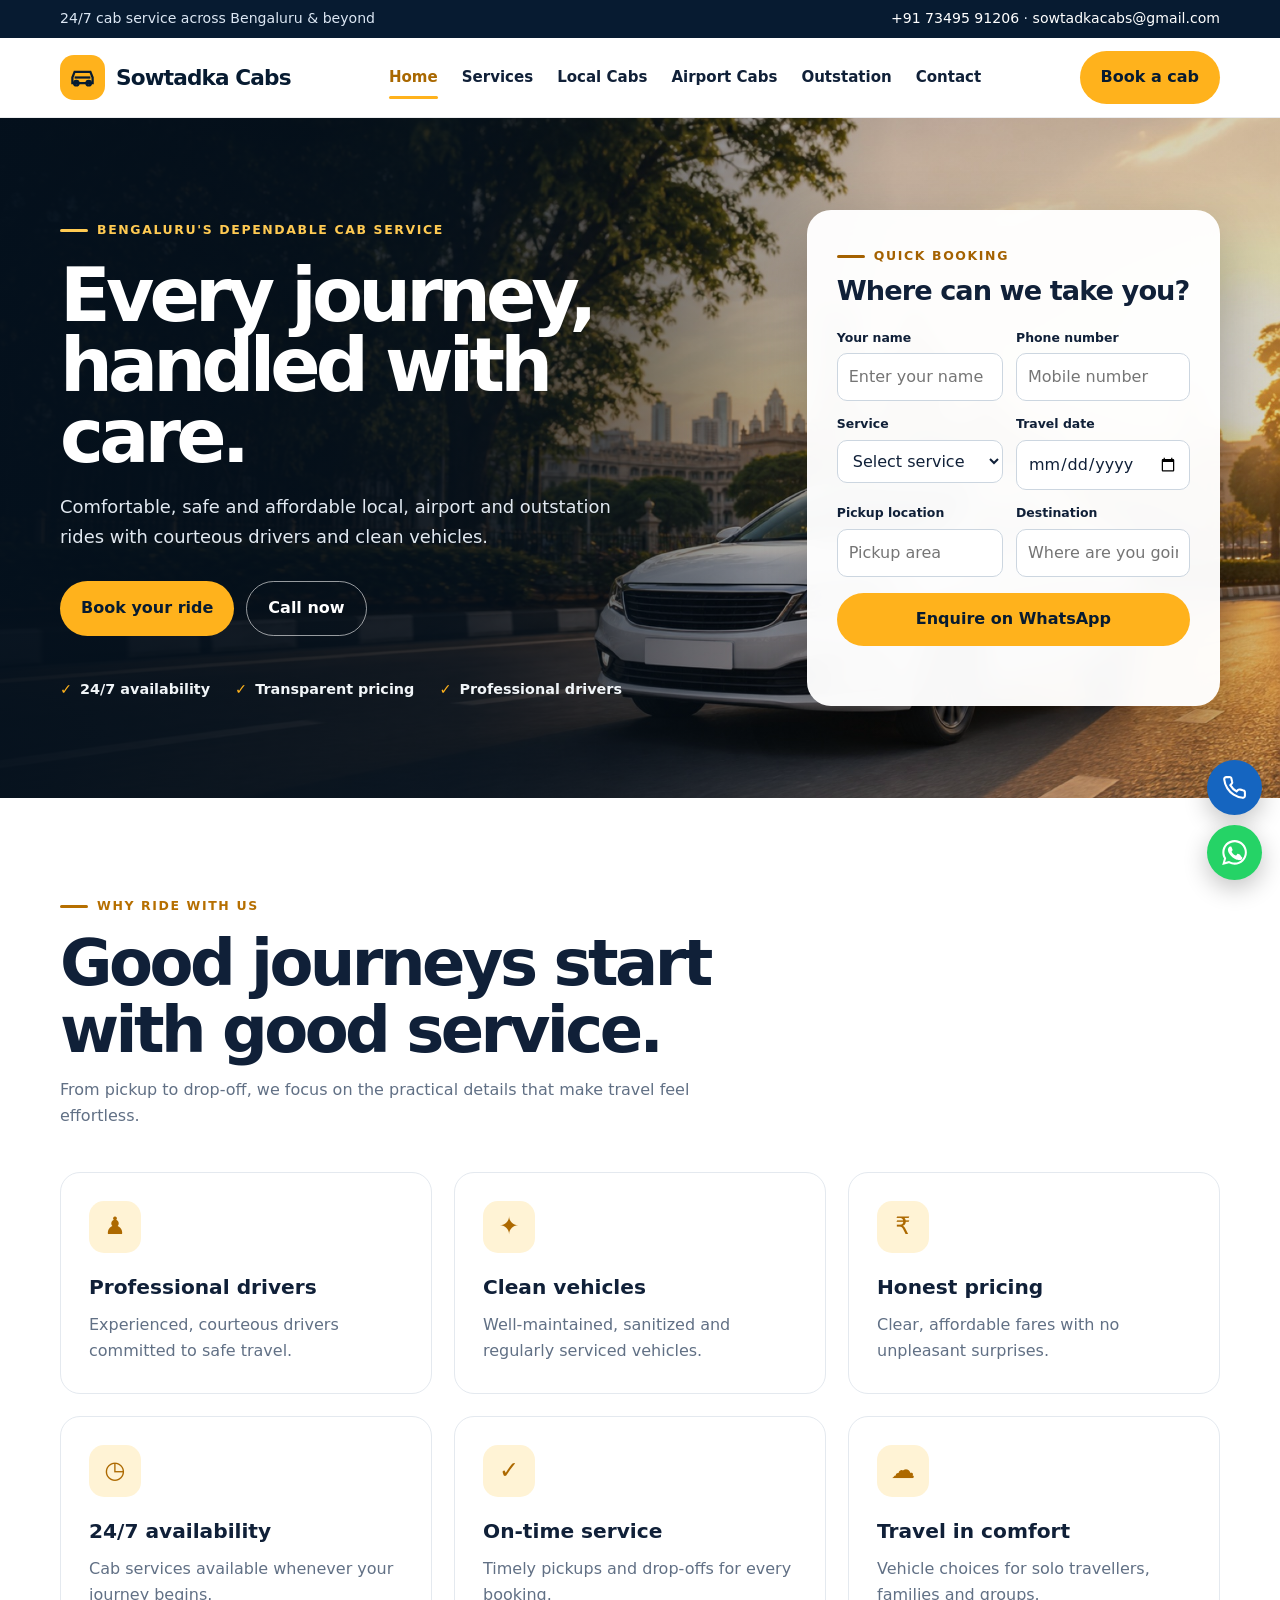
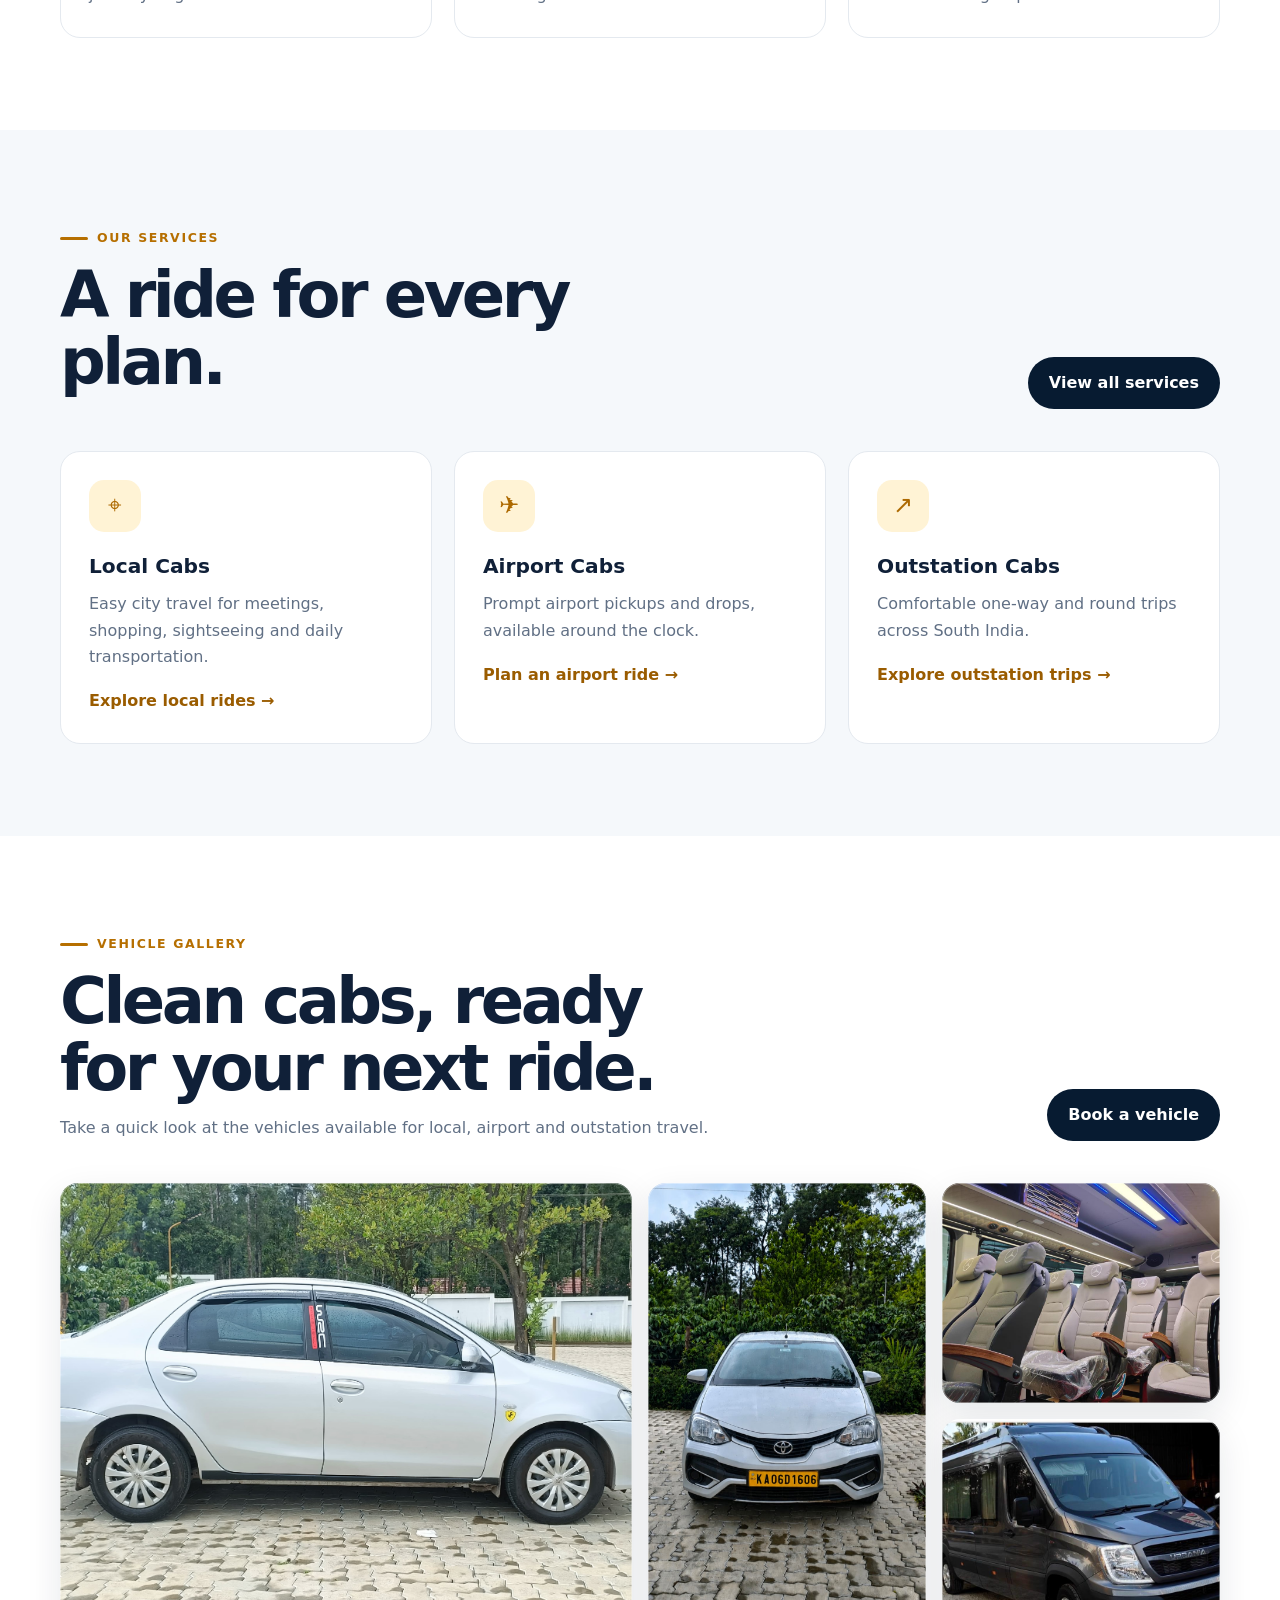
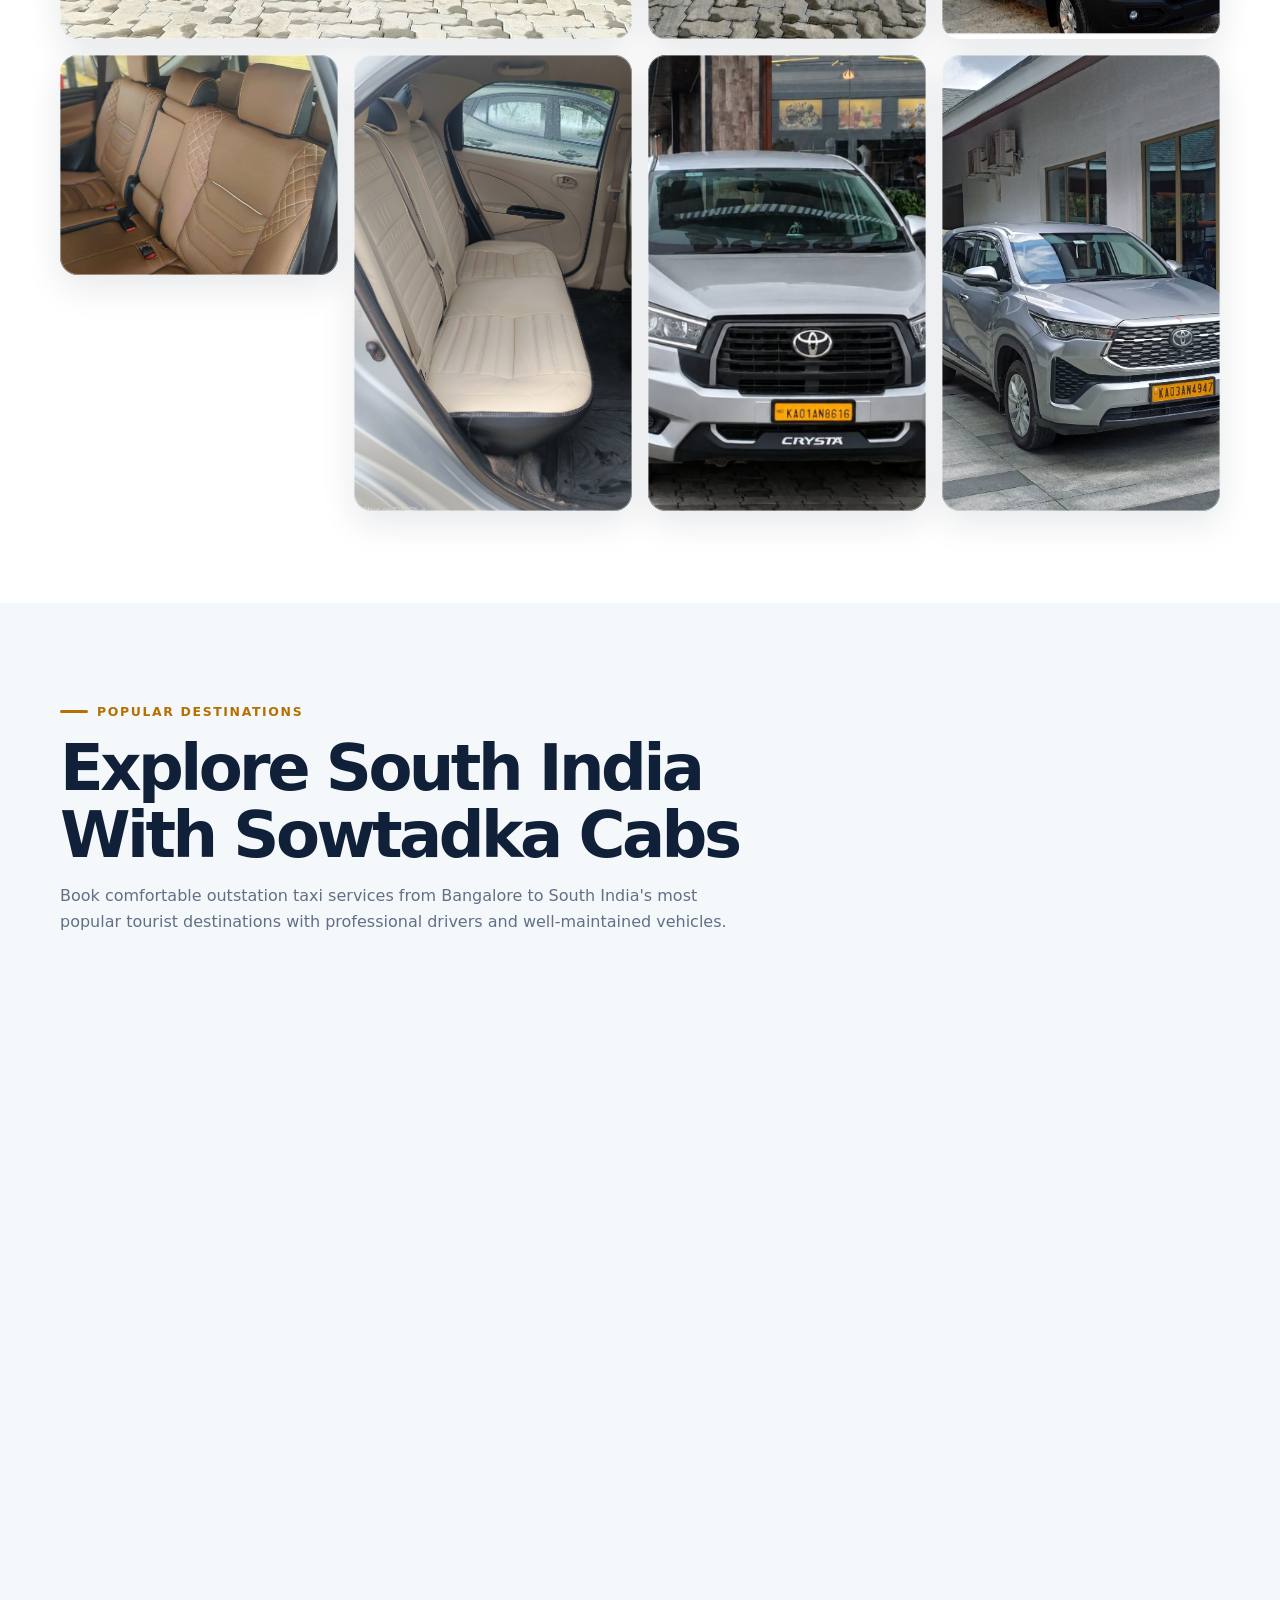
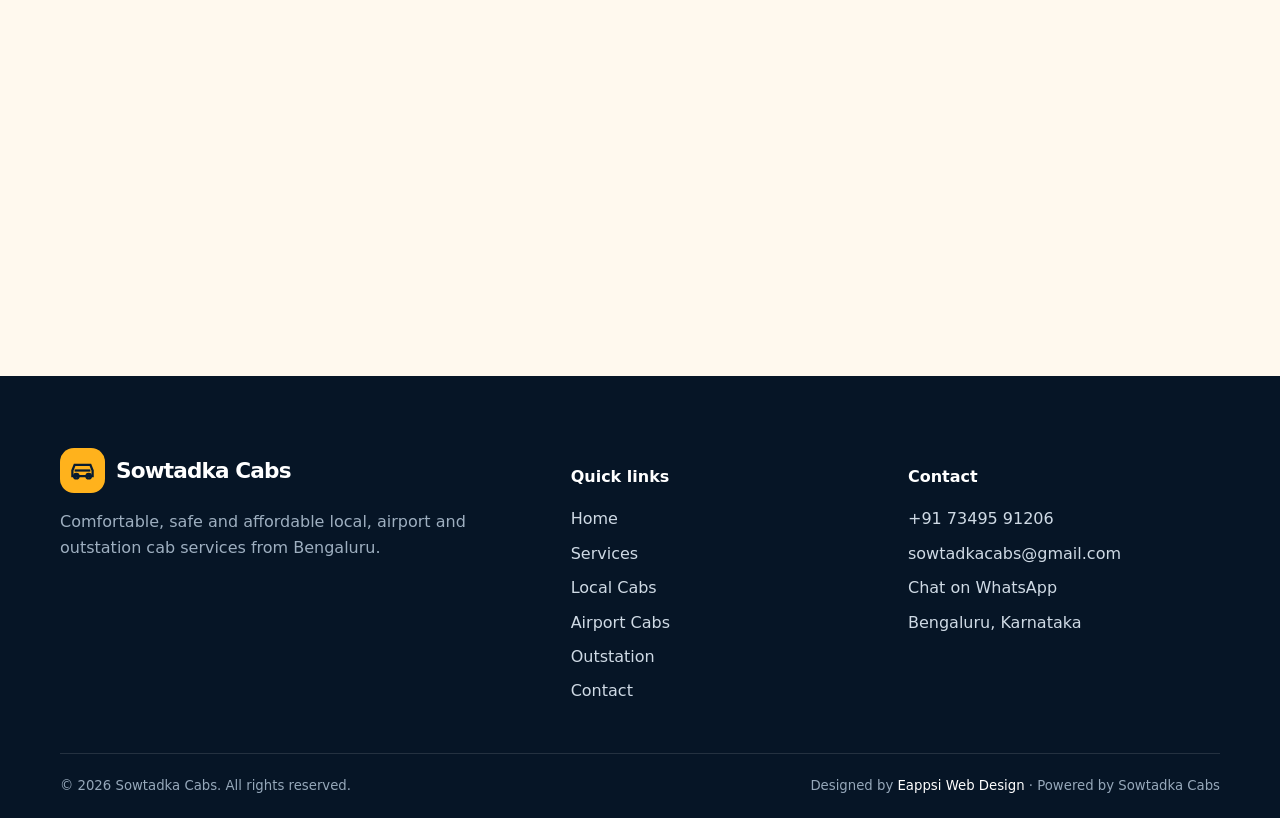
<file: index.html>
<!doctype html>
<html lang="en">
<head>
<meta charset="utf-8">
<meta name="viewport" content="width=device-width,initial-scale=1">
<title>Sowtadka Cabs | Taxi Service in Bangalore</title>
<meta name="description" content="Book safe, affordable local, airport and outstation cabs in Bangalore with Sowtadka Cabs. Professional drivers, clean vehicles and 24/7 service.">
<link rel="canonical" href="https://www.sowtadkacabs.com/">
<meta name="theme-color" content="#071b31">
<link rel="stylesheet" href="assets/style.css">
<script type="application/ld+json">{"@context":"https://schema.org","@type":"TaxiService","name":"Sowtadka Cabs","url":"https://www.sowtadkacabs.com/","telephone":"+91-7349591206","email":"sowtadkacabs@gmail.com","areaServed":"Bengaluru, Karnataka","priceRange":"₹₹"}</script>

<style>
  .destination-grid{
    display:grid;
    grid-template-columns:repeat(auto-fit,minmax(320px,1fr));
    gap:28px;
}

.destination-card{
    background:#fff;
    border-radius:22px;
    overflow:hidden;
    border:1px solid var(--line);
    transition:.3s;
    box-shadow:0 10px 30px rgba(7,27,49,.08);
}

.destination-card:hover{
    transform:translateY(-8px);
    box-shadow:0 22px 45px rgba(7,27,49,.16);
}



.destination-card{
    background:#fff;
    border-radius:22px;
    overflow:hidden;
    border:1px solid var(--line);
    box-shadow:0 10px 30px rgba(7,27,49,.08);
}

.destination-card img{
    display:block;
    width:100%;
    height:auto;
    max-width:100%;
    aspect-ratio:auto;
    object-fit:unset;
    padding:0;
    margin:0;
}

.destination-content{
    padding:24px;
}

.destination-content span{
    display:inline-block;
    font-size:.78rem;
    font-weight:800;
    color:#b16c00;
    text-transform:uppercase;
    letter-spacing:.12em;
    margin-bottom:10px;
}

.destination-content h3{
    margin:0 0 12px;
    font-size:1.8rem;
    color:var(--navy);
}

.destination-content p{
    color:var(--muted);
    margin-bottom:20px;
    line-height:1.7;
}

.destination-content a{
    display:inline-flex;
    font-weight:800;
    color:#a96800;
}

.destination-content a:hover{
    color:var(--navy);
}

@media(max-width:620px){

.destination-grid{
    grid-template-columns:1fr;
}

.destination-card img{
    height:220px;
}

}
</style>
  <!-- Google tag (gtag.js) -->
<script async src="https://www.googletagmanager.com/gtag/js?id=AW-18270689864"></script>
<script>
  window.dataLayer = window.dataLayer || [];
  function gtag(){dataLayer.push(arguments);}
  gtag('js', new Date());

  gtag('config', 'AW-18270689864');
</script>
</head>
<body>
<header data-header>
</header>
<main>
<section class="hero">
<div class="container hero-layout">
<div class="hero-content">
<span class="eyebrow">Bengaluru's dependable cab service</span>
<h1>Every journey, handled with care.</h1>
<p>Comfortable, safe and affordable local, airport and outstation rides with courteous drivers and clean vehicles.</p>
<div class="hero-actions">
<a class="btn" href="contact.html#booking">Book your ride</a>
<a class="btn btn-outline" href="tel:+917349591206">Call now</a>
</div>
<div class="trust-row">
<span>24/7 availability</span>
<span>Transparent pricing</span>
<span>Professional drivers</span>
</div>
</div>
<form class="hero-form" data-whatsapp-form>
<span class="eyebrow">Quick booking</span>
<h2>Where can we take you?</h2>
<div class="hero-form-grid">
<div class="field"><label for="hero-name">Your name</label><input id="hero-name" name="Name" required autocomplete="name" placeholder="Enter your name"></div>
<div class="field"><label for="hero-phone">Phone number</label><input id="hero-phone" name="Phone" required inputmode="tel" autocomplete="tel" placeholder="Mobile number"></div>
<div class="field"><label for="hero-service">Service</label><select id="hero-service" name="Service" required><option value="">Select service</option><option>Local cab</option><option>Airport pickup</option><option>Airport drop</option><option>Outstation trip</option></select></div>
<div class="field"><label for="hero-date">Travel date</label><input id="hero-date" name="Travel date" type="date" required></div>
<div class="field"><label for="hero-pickup">Pickup location</label><input id="hero-pickup" name="Pickup" required placeholder="Pickup area"></div>
<div class="field"><label for="hero-destination">Destination</label><input id="hero-destination" name="Destination" required placeholder="Where are you going?"></div>
<div class="field field-full"><button class="btn" type="submit">Enquire on WhatsApp</button><div class="form-status" aria-live="polite"></div></div>
</div>
</form>
</div>
</section>
<section class="section">
<div class="container">
<div class="section-head">
<div>
<span class="eyebrow">Why ride with us</span>
<h2>Good journeys start with good service.</h2>
<p>From pickup to drop-off, we focus on the practical details that make travel feel effortless.</p>
</div>
</div>
<div class="grid grid-3 reveal">
<article class="card">
<div class="icon">♟</div>
<h3>Professional drivers</h3>
<p>Experienced, courteous drivers committed to safe travel.</p>
</article>
<article class="card">
<div class="icon">✦</div>
<h3>Clean vehicles</h3>
<p>Well-maintained, sanitized and regularly serviced vehicles.</p>
</article>
<article class="card">
<div class="icon">₹</div>
<h3>Honest pricing</h3>
<p>Clear, affordable fares with no unpleasant surprises.</p>
</article>
<article class="card">
<div class="icon">◷</div>
<h3>24/7 availability</h3>
<p>Cab services available whenever your journey begins.</p>
</article>
<article class="card">
<div class="icon">✓</div>
<h3>On-time service</h3>
<p>Timely pickups and drop-offs for every booking.</p>
</article>
<article class="card">
<div class="icon">☁</div>
<h3>Travel in comfort</h3>
<p>Vehicle choices for solo travellers, families and groups.</p>
</article>
</div>
</div>
</section>
<section class="section section-soft">
<div class="container">
<div class="section-head">
<div>
<span class="eyebrow">Our services</span>
<h2>A ride for every plan.</h2>
</div>
<a class="btn btn-dark" href="services.html">View all services</a>
</div>
<div class="grid grid-3 reveal">
<article class="card">
<div class="icon">⌖</div>
<h3>Local Cabs</h3>
<p>Easy city travel for meetings, shopping, sightseeing and daily transportation.</p>
<a class="text-link" href="local-cabs.html">Explore local rides →</a>
</article>
<article class="card">
<div class="icon">✈</div>
<h3>Airport Cabs</h3>
<p>Prompt airport pickups and drops, available around the clock.</p>
<a class="text-link" href="airport-cabs.html">Plan an airport ride →</a>
</article>
<article class="card">
<div class="icon">↗</div>
<h3>Outstation Cabs</h3>
<p>Comfortable one-way and round trips across South India.</p>
<a class="text-link" href="outstation-cabs.html">Explore outstation trips →</a>
</article>
</div>
</div>
</section>
<section class="section vehicle-gallery-section">
<div class="container">
<div class="section-head">
<div>
<span class="eyebrow">Vehicle gallery</span>
<h2>Clean cabs, ready for your next ride.</h2>
<p>Take a quick look at the vehicles available for local, airport and outstation travel.</p>
</div>
<a class="btn btn-dark" href="contact.html#booking">Book a vehicle</a>
</div>
<div class="vehicle-gallery reveal">
<figure class="gallery-item gallery-item-large"><img src="assets/images/WhatsApp Image 2026-06-25 at 11.09.57 (2).jpeg" alt="Sowtadka Cabs vehicle exterior"></figure>
<figure class="gallery-item gallery-item-tall"><img src="assets/images/WhatsApp Image 2026-06-25 at 11.09.55 (1).jpeg" alt="Sowtadka Cabs vehicle interior"></figure>
<figure class="gallery-item"><img src="assets/images/WhatsApp Image 2026-06-25 at 11.11.12.jpeg" alt="Comfortable cab seating"></figure>
<figure class="gallery-item"><img src="assets/images/WhatsApp Image 2026-06-25 at 11.13.48.jpeg" alt="Well-maintained cab for Bangalore rides"></figure>
<figure class="gallery-item"><img src="assets/images/WhatsApp Image 2026-06-25 at 11.44.34.jpeg" alt="Cab ready for outstation trips"></figure>
<figure class="gallery-item gallery-item-tall"><img src="assets/images/WhatsApp Image 2026-06-25 at 11.09.57 (3).jpeg" alt="Clean vehicle cabin"></figure>
<figure class="gallery-item gallery-item-tall"><img src="assets/images/crysta.png" alt="Crysta"></figure>
<figure class="gallery-item gallery-item-tall"><img src="assets/images/hyrider.png" alt="Hyrider"></figure>
</div>
</div>
</section>



<section class="section section-soft">

    <div class="container">

        <div class="section-head">

            <div>
                <span class="eyebrow">Popular Destinations</span>

                <h2>Explore South India With Sowtadka Cabs</h2>

                <p>
                    Book comfortable outstation taxi services from Bangalore to South India's most popular tourist destinations with professional drivers and well-maintained vehicles.
                </p>

            </div>

        </div>

        <div class="destination-grid reveal">

            <!-- Coorg -->

            <article class="destination-card">

                <img src="assets/images/destinations/coorg.jpg" alt="Taxi from Bangalore to Coorg">

                <div class="destination-content">

                    <span>KARNATAKA</span>

                    <h3>Coorg</h3>

                    <p>
                        Coffee plantations, Abbey Falls, Raja's Seat, Dubare Elephant Camp and breathtaking hill scenery.
                    </p>

                    <a href="#">Explore Trip →</a>

                </div>

            </article>

            <!-- Mysore -->

            <article class="destination-card">

                <img src="assets/images/destinations/mysore.jpg" alt="Taxi from Bangalore to Mysore">

                <div class="destination-content">

                    <span>KARNATAKA</span>

                    <h3>Mysore</h3>

                    <p>
                        Visit Mysore Palace, Chamundi Hills, Brindavan Gardens and famous heritage attractions.
                    </p>

                    <a href="#">Explore Trip →</a>

                </div>

            </article>

            <!-- Hampi -->

            <article class="destination-card">

                <img src="assets/images/destinations/hampi.jpg" alt="Taxi from Bangalore to Hampi">

                <div class="destination-content">

                    <span>KARNATAKA</span>

                    <h3>Hampi</h3>

                    <p>
                        Discover UNESCO World Heritage monuments, ancient temples and spectacular landscapes.
                    </p>

                    <a href="#">Explore Trip →</a>

                </div>

            </article>

            <!-- Murudeshwara -->

            <article class="destination-card">

                <img src="assets/images/destinations/murudeshwara.jpg" alt="Taxi from Bangalore to Murudeshwara">

                <div class="destination-content">

                    <span>KARNATAKA</span>

                    <h3>Murudeshwara & Honnavara</h3>

                    <p>
                        Enjoy coastal Karnataka, Murudeshwara Temple, beaches and scenic highway drives.
                    </p>

                    <a href="#">Explore Trip →</a>

                </div>

            </article>

            <!-- Udupi -->

            <article class="destination-card">

                <img src="assets/images/destinations/udupi.jpg" alt="Taxi from Bangalore to Udupi">

                <div class="destination-content">

                    <span>KARNATAKA</span>

                    <h3>Udupi</h3>

                    <p>
                        Visit the famous Krishna Temple, relax at Malpe Beach, take a boat ride to St. Mary's Island,
    experience thrilling scuba diving at Netrani Island (departing from Murudeshwar), and enjoy
    delicious coastal cuisine.
                    </p>

                    <a href="#">Explore Trip →</a>

                </div>

            </article>

            <!-- Munnar -->

            <article class="destination-card">

                <img src="assets/images/destinations/munnar.jpg" alt="Taxi from Bangalore to Munnar">

                <div class="destination-content">

                    <span>KERALA</span>

                    <h3>Munnar</h3>

                    <p>
                        Tea plantations, waterfalls, Eravikulam National Park and mist-covered mountains.
                    </p>

                    <a href="#">Explore Trip →</a>

                </div>

            </article>

            <!-- Ooty -->

            <article class="destination-card">

                <img src="assets/images/destinations/ooty.jpg" alt="Taxi from Bangalore to Ooty">

                <div class="destination-content">

                    <span>TAMIL NADU</span>

                    <h3>Ooty</h3>

                    <p>
                        Botanical Gardens, Ooty Lake, tea estates and relaxing Nilgiri mountain views.
                    </p>

                    <a href="#">Explore Trip →</a>

                </div>

            </article>

        </div>

    </div>

</section>



<section class="section section-cream">
<div class="container">
<div class="dark-cta reveal">
<div>
<span class="eyebrow">Need a cab?</span>
<h2>Tell us where you're headed.</h2>
<p>Send your trip details on WhatsApp. We'll help with the right vehicle and fare.</p>
</div>
<a class="btn" href="contact.html#booking">Get a quick quote</a>
</div>
</div>
</section>
</main>
<div data-footer>
</div>
<script src="assets/app.js?v=20260627">
</script>
</body>
</html>
</file>
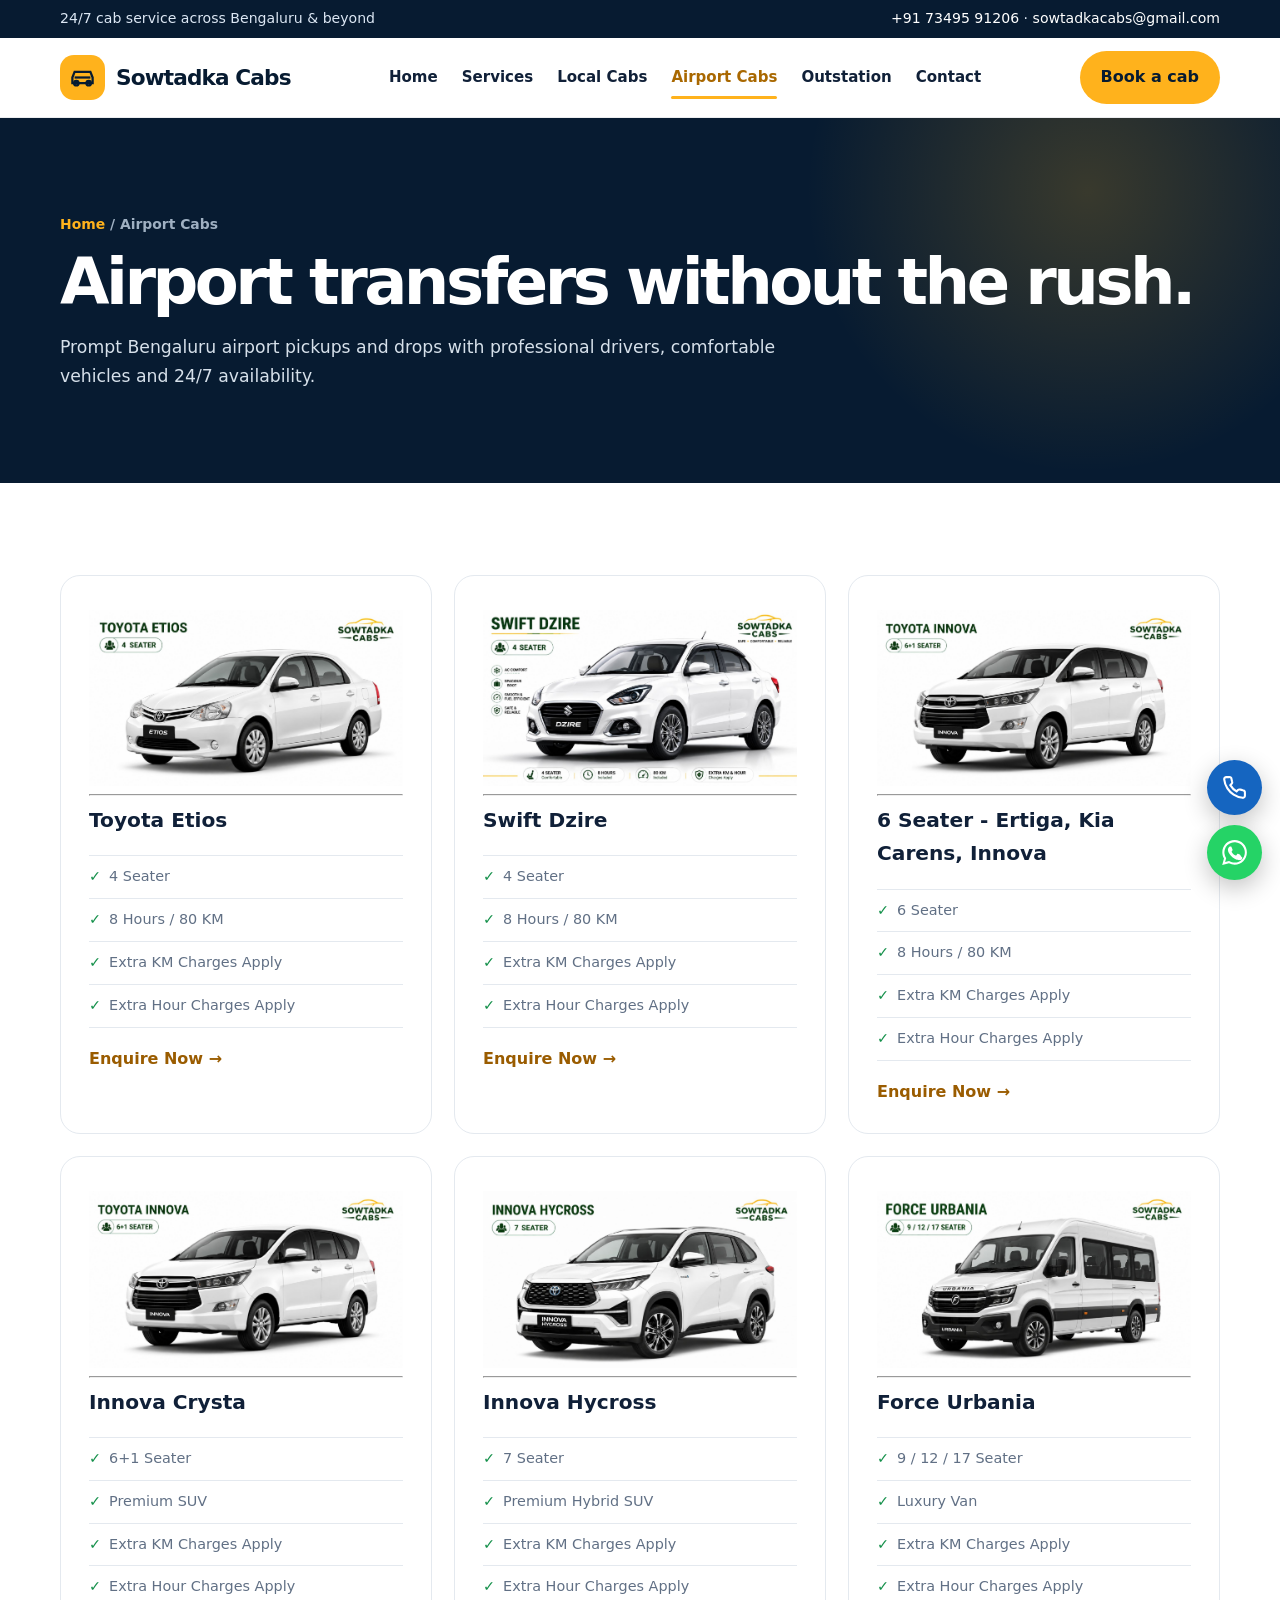
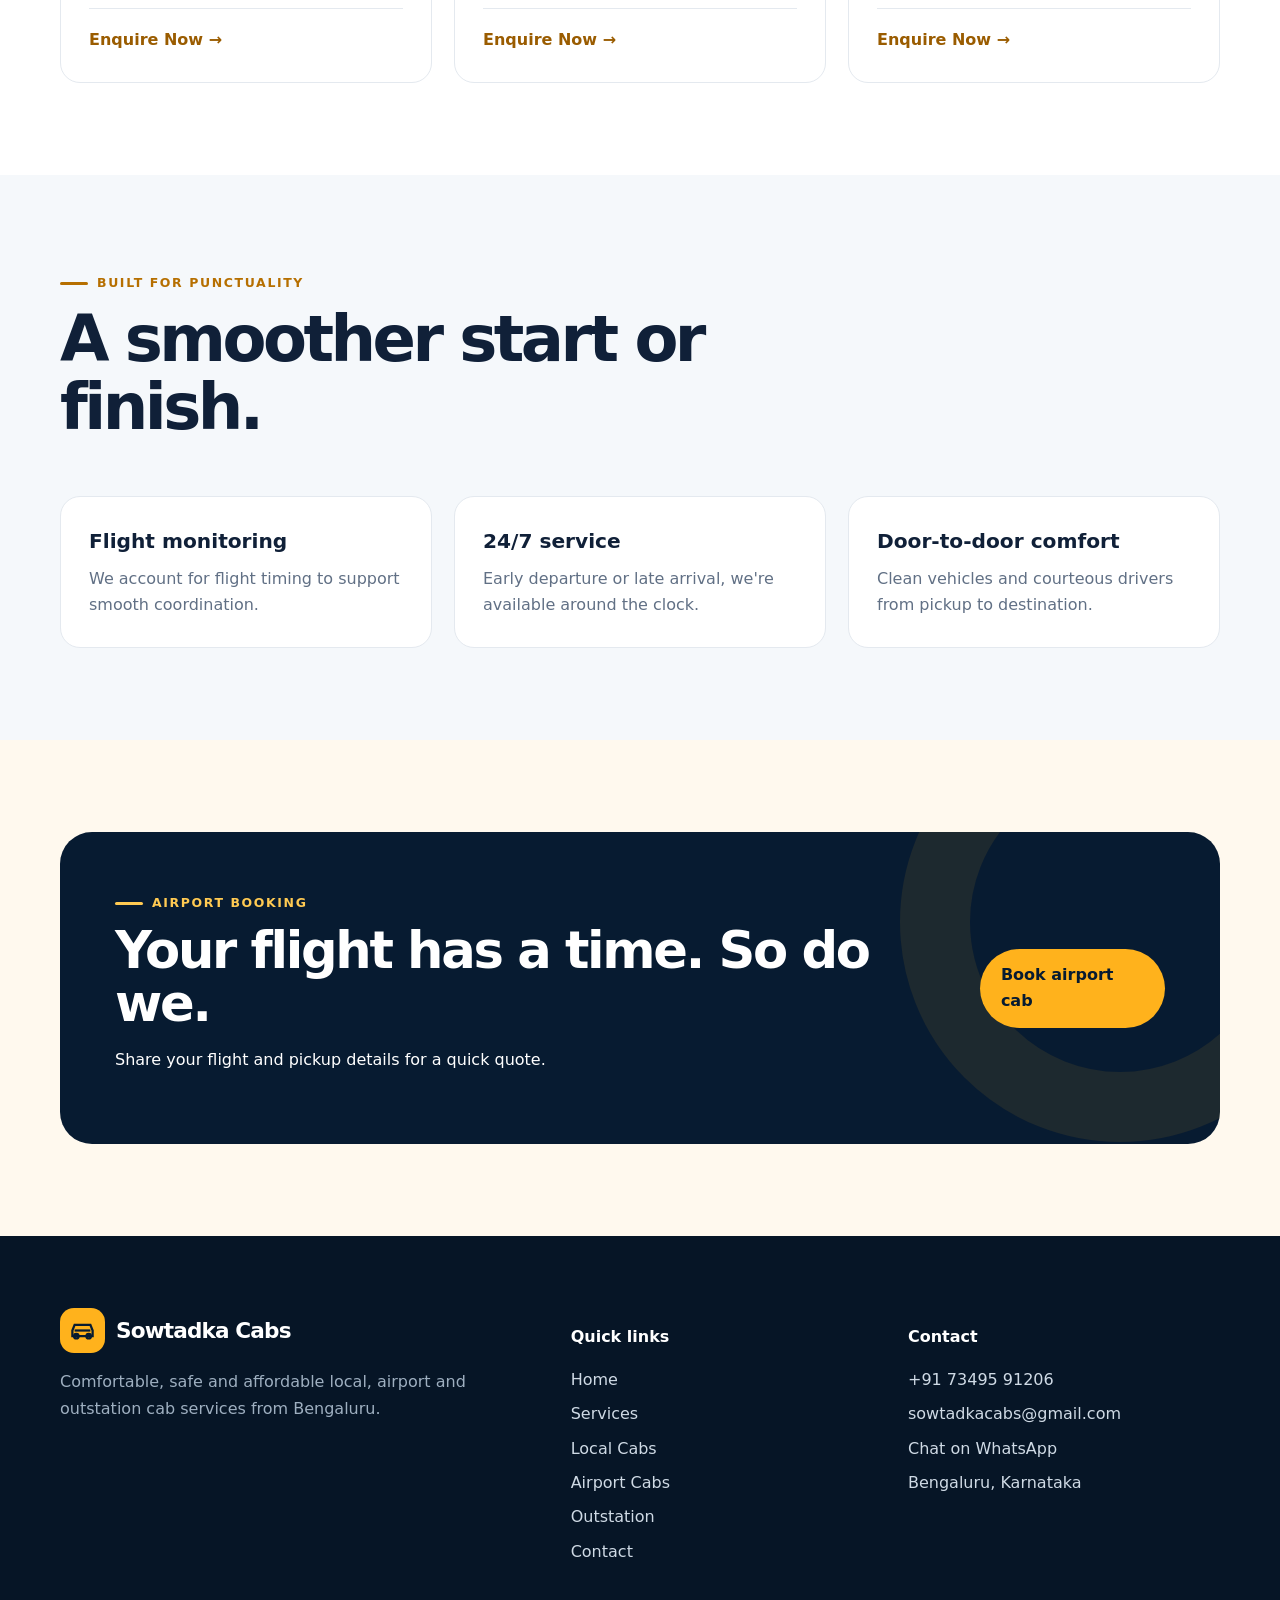
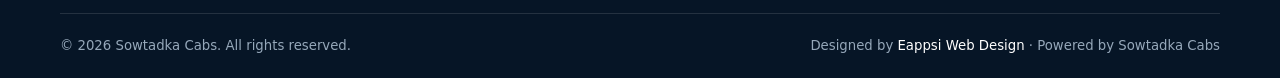
<file: airport-cabs.html>
<!doctype html><html lang="en"><head><meta charset="utf-8"><meta name="viewport" content="width=device-width,initial-scale=1"><title>Bangalore Airport Taxi | Sowtadka Cabs</title><meta name="description" content="Book 24/7 Bangalore airport pickup and drop cabs with Sowtadka Cabs. Timely transfers, flight monitoring, clean vehicles and professional drivers."><link rel="stylesheet" href="assets/style.css">
  <!-- Google tag (gtag.js) -->
<script async src="https://www.googletagmanager.com/gtag/js?id=AW-18270689864"></script>
<script>
  window.dataLayer = window.dataLayer || [];
  function gtag(){dataLayer.push(arguments);}
  gtag('js', new Date());

  gtag('config', 'AW-18270689864');
</script>


</head><body><header data-header></header><main><section class="page-hero"><div class="container"><div class="breadcrumbs"><a href="index.html">Home</a> / Airport Cabs</div><h1>Airport transfers without the rush.</h1><p>Prompt Bengaluru airport pickups and drops with professional drivers, comfortable vehicles and 24/7 availability.</p></div></section><section class="section"><div class="container">
  
  
  
  
  <div class="grid grid-3 reveal">

    <article class="card vehicle-card">
   <div class="vehicle-image">
    <img src="assets/images/vehicles/etios.jpg" alt="Toyota Etios Taxi"><hr>
</div>

        <h3>Toyota Etios</h3>

        <ul class="specs">
            <li>4 Seater</li>
            <li>8 Hours / 80 KM</li>
            <li>Extra KM Charges Apply</li>
            <li>Extra Hour Charges Apply</li>
        </ul>

        <a class="text-link" href="wa.me/917349591206?text=Hello%2C%20I%20would%20like%20to%20enquire%20about%20booking%20a%20Toyota%20Etios%20for%20airport%20cabs.%20Please%20provide%20me%20with%20the%20details.">Enquire Now →</a>
            
    </article>

    <article class="card vehicle-card">
         <div class="vehicle-image">
    <img src="assets/images/vehicles/swiftdzire.jpg" alt="Swift Dzire Taxi"><hr>
</div>

        <h3>Swift Dzire</h3>

        <ul class="specs">
            <li>4 Seater</li>
            <li>8 Hours / 80 KM</li>
            <li>Extra KM Charges Apply</li>
            <li>Extra Hour Charges Apply</li>
        </ul>

        <a class="text-link" href="wa.me/917349591206?text=Hello%2C%20I%20would%20like%20to%20enquire%20about%20booking%20a%20Swift%20Dzire%20for%20airport%20cabs.%20Please%20provide%20me%20with%20the%20details.">
            Enquire Now →
        </a>
    </article>

    <article class="card vehicle-card">
      <div class="vehicle-image">
    <img src="assets/images/vehicles/innova.jpg" alt="Innova Taxi"><hr>
</div>

      <h3>6 Seater - Ertiga, Kia Carens, Innova</h3>
        <ul class="specs">
            <li>6 Seater</li>
            <li>8 Hours / 80 KM</li>
            <li>Extra KM Charges Apply</li>
            <li>Extra Hour Charges Apply</li>
        </ul>

        <a class="text-link" href="wa.me/917349591206?text=Hello%2C%20I%20would%20like%20to%20enquire%20about%20booking%20an%20Innova%20for%20airport%20cabs.%20Please%20provide%20me%20with%20the%20details.">
            Enquire Now →
        </a>
    </article>

    <article class="card vehicle-card">
      <div class="vehicle-image">
    <img src="assets/images/vehicles/innova.jpg" alt="Innova Taxi"><hr>
</div>

        <h3>Innova Crysta</h3>

        <ul class="specs">
            <li>6+1 Seater</li>
            <li>Premium SUV</li>
            <li>Extra KM Charges Apply</li>
            <li>Extra Hour Charges Apply</li>
        </ul>

        <a class="text-link" href="wa.me/917349591206?text=Hello%2C%20I%20would%20like%20to%20enquire%20about%20booking%20an%20Innova%20Crysta%20for%20airport%20cabs.%20Please%20provide%20me%20with%20the%20details.">
            Enquire Now →
        </a>
    </article>

    <article class="card vehicle-card">
        <div class="vehicle-image">
    <img src="assets/images/vehicles/hycross.jpg" alt="Innova Hycross Taxi"><hr>
</div>

        <h3>Innova Hycross</h3>

        <ul class="specs">
            <li>7 Seater</li>
            <li>Premium Hybrid SUV</li>
            <li>Extra KM Charges Apply</li>
            <li>Extra Hour Charges Apply</li>
        </ul>

        <a class="text-link" href="wa.me/917349591206?text=Hello%2C%20I%20would%20like%20to%20enquire%20about%20booking%20an%20Innova%20Hycross%20for%20airport%20cabs.%20Please%20provide%20me%20with%20the%20details.">
            Enquire Now →
        </a>
    </article>

    <article class="card vehicle-card">
        <div class="vehicle-image">
    <img src="assets/images/vehicles/urbania.jpg" alt="Force Urbania Taxi"><hr>
</div>

        <h3>Force Urbania</h3>

        <ul class="specs">
            <li>9 / 12 / 17 Seater</li>
            <li>Luxury Van</li>
            <li>Extra KM Charges Apply</li>
            <li>Extra Hour Charges Apply</li>
        </ul>

        <a class="text-link" href="wa.me/917349591206?text=Hello%2C%20I%20would%20like%20to%20enquire%20about%20booking%20a%20Force%20Urbania%20for%20airport%20cabs.%20Please%20provide%20me%20with%20the%20details.">
            Enquire Now →
        </a>
    </article>

</div>






</div></section><section class="section section-soft"><div class="container"><div class="section-head"><div><span class="eyebrow">Built for punctuality</span><h2>A smoother start or finish.</h2></div></div><div class="grid grid-3"><article class="card"><h3>Flight monitoring</h3><p>We account for flight timing to support smooth coordination.</p></article><article class="card"><h3>24/7 service</h3><p>Early departure or late arrival, we're available around the clock.</p></article><article class="card"><h3>Door-to-door comfort</h3><p>Clean vehicles and courteous drivers from pickup to destination.</p></article></div></div></section><section class="section section-cream"><div class="container"><div class="dark-cta"><div><span class="eyebrow">Airport booking</span><h2>Your flight has a time. So do we.</h2><p>Share your flight and pickup details for a quick quote.</p></div><a class="btn" href="contact.html#booking">Book airport cab</a></div></div></section></main><div data-footer></div><script src="assets/app.js"></script><script>const v=[['Etios','Ideal for individual travellers and couples.'],['Swift Dzire','A comfortable and affordable airport transfer.'],['Innova','Spacious travel for families and groups.'],['Innova Crysta','Premium comfort for a refined journey.'],['Tempo Traveller','Made for larger groups and corporate transfers.']];document.querySelector('#vehicles').innerHTML=v.map(([n,d],i)=>`<article class="card vehicle-card"><span class="vehicle-tag">24/7</span><div class="vehicle-art">${i===4?'🚐':'🚕'}</div><h3>${n}</h3><p>${d}</p><a class="text-link" href="contact.html#booking">Check availability →</a></article>`).join('')</script></body></html>
</file>
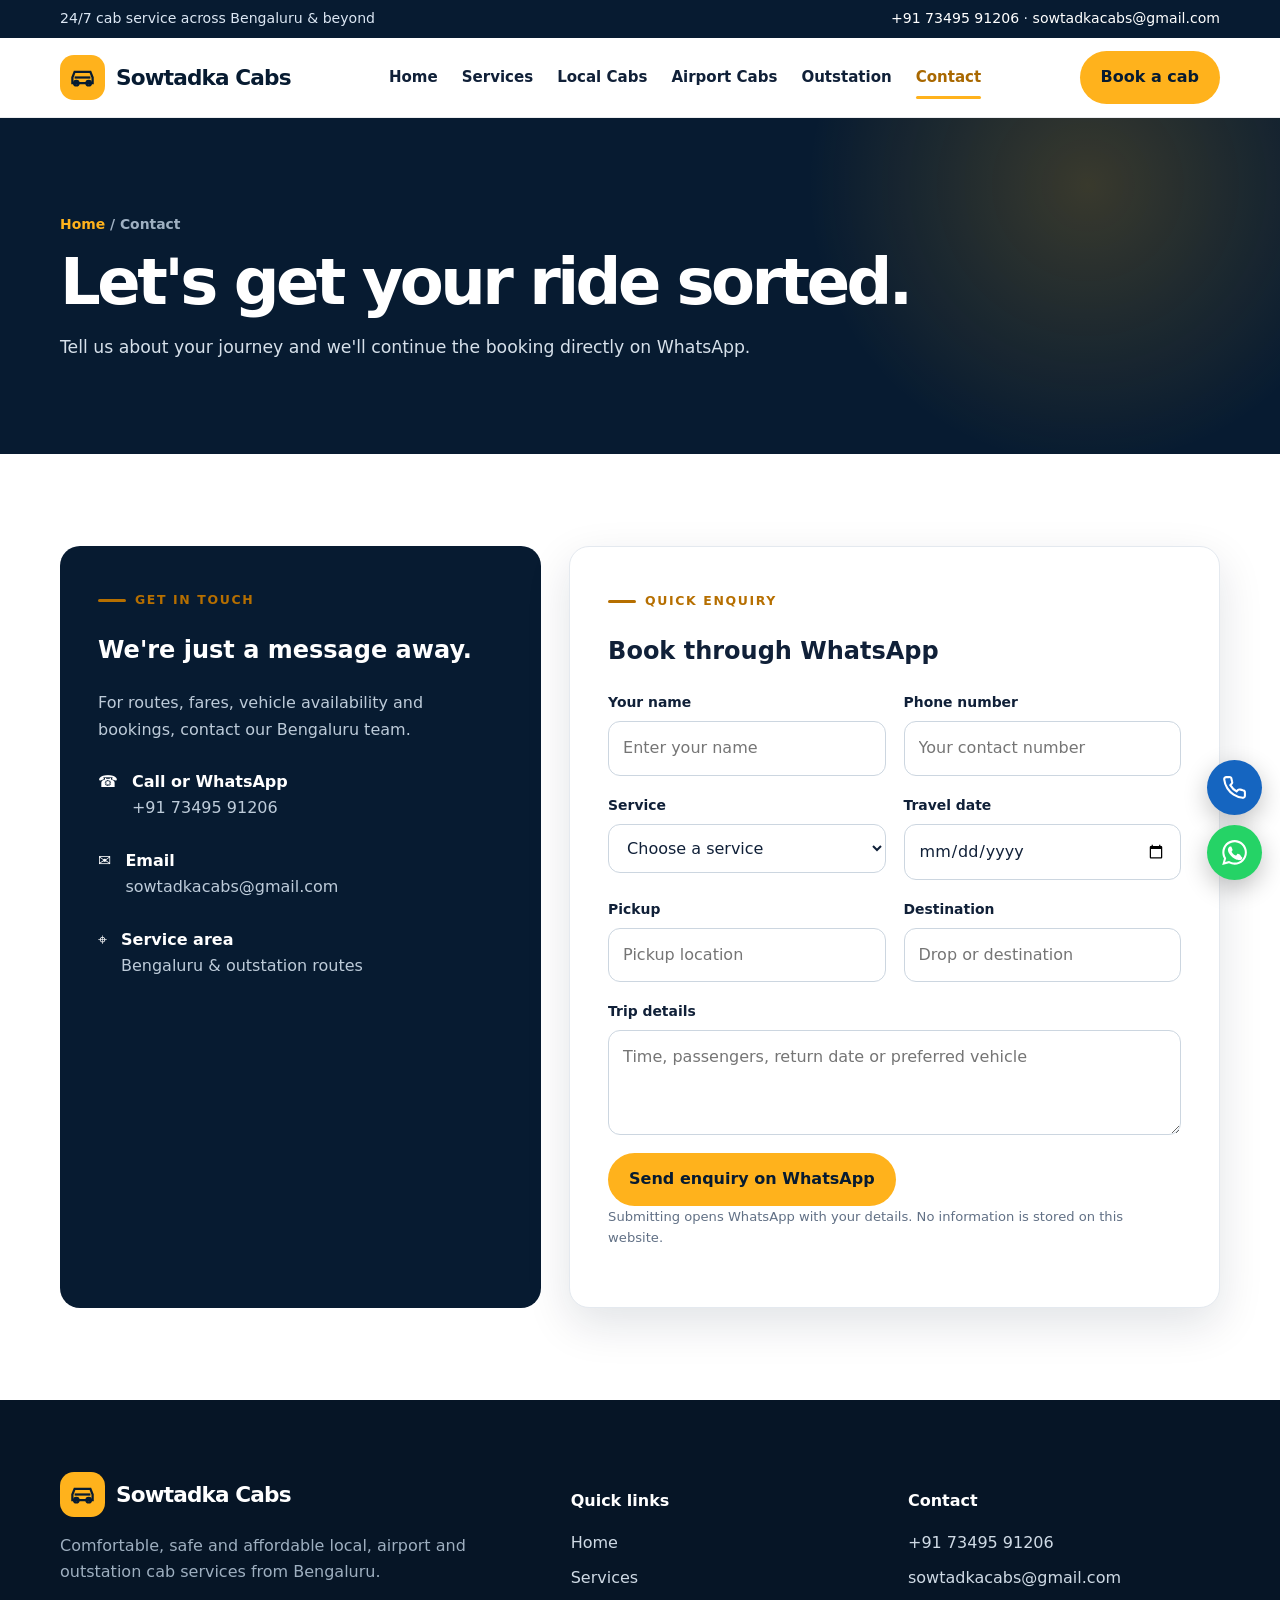
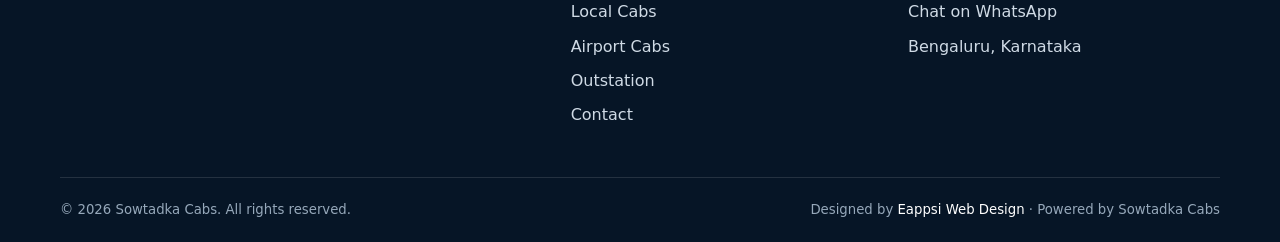
<file: contact.html>
<!doctype html><html lang="en"><head><meta charset="utf-8"><meta name="viewport" content="width=device-width,initial-scale=1"><title>Book a Cab in Bangalore | Contact Sowtadka Cabs</title><meta name="description" content="Contact Sowtadka Cabs to book local, airport or outstation taxis in Bangalore. Call or send your cab enquiry directly on WhatsApp."><link rel="stylesheet" href="assets/style.css">
  <!-- Google tag (gtag.js) -->
<script async src="https://www.googletagmanager.com/gtag/js?id=AW-18270689864"></script>
<script>
  window.dataLayer = window.dataLayer || [];
  function gtag(){dataLayer.push(arguments);}
  gtag('js', new Date());

  gtag('config', 'AW-18270689864');
</script>

<!-- Google tag (gtag.js) event -->
<script>
  gtag('event', 'ads_conversion_Contact_1', {
    // <event_parameters>
  });
</script>



</head><body><header data-header></header><main><section class="page-hero"><div class="container"><div class="breadcrumbs"><a href="index.html">Home</a> / Contact</div><h1>Let's get your ride sorted.</h1><p>Tell us about your journey and we'll continue the booking directly on WhatsApp.</p></div></section><section class="section" id="booking"><div class="container"><div class="contact-grid"><aside class="contact-panel"><span class="eyebrow">Get in touch</span><h2>We're just a message away.</h2><p>For routes, fares, vehicle availability and bookings, contact our Bengaluru team.</p><div class="contact-item"><div>☎</div><div><b>Call or WhatsApp</b><a href="tel:+917349591206"><span>+91 73495 91206</span></a></div></div><div class="contact-item"><div>✉</div><div><b>Email</b><a href="mailto:sowtadkacabs@gmail.com"><span>sowtadkacabs@gmail.com</span></a></div></div><div class="contact-item"><div>⌖</div><div><b>Service area</b><span>Bengaluru & outstation routes</span></div></div></aside><form class="card booking-form" data-whatsapp-form><span class="eyebrow">Quick enquiry</span><h2>Book through WhatsApp</h2><div class="form-grid"><div class="field"><label for="name">Your name</label><input id="name" name="Name" required autocomplete="name" placeholder="Enter your name"></div><div class="field"><label for="phone">Phone number</label><input id="phone" name="Phone" required inputmode="tel" autocomplete="tel" placeholder="Your contact number"></div><div class="field"><label for="service">Service</label><select id="service" name="Service" required><option value="">Choose a service</option><option>Local cab</option><option>Airport pickup</option><option>Airport drop</option><option>Outstation trip</option></select></div><div class="field"><label for="date">Travel date</label><input id="date" name="Travel date" type="date" required></div><div class="field"><label for="pickup">Pickup</label><input id="pickup" name="Pickup" required placeholder="Pickup location"></div><div class="field"><label for="drop">Destination</label><input id="drop" name="Destination" required placeholder="Drop or destination"></div><div class="field field-full"><label for="message">Trip details</label><textarea id="message" name="Trip details" placeholder="Time, passengers, return date or preferred vehicle"></textarea></div><div class="field-full"><button class="btn" type="submit">Send enquiry on WhatsApp</button><p class="form-note">Submitting opens WhatsApp with your details. No information is stored on this website.</p><div class="form-status" aria-live="polite"></div></div></div></form></div></div></section></main><div data-footer></div><script src="assets/app.js?v=20260627"></script></body></html>
</file>
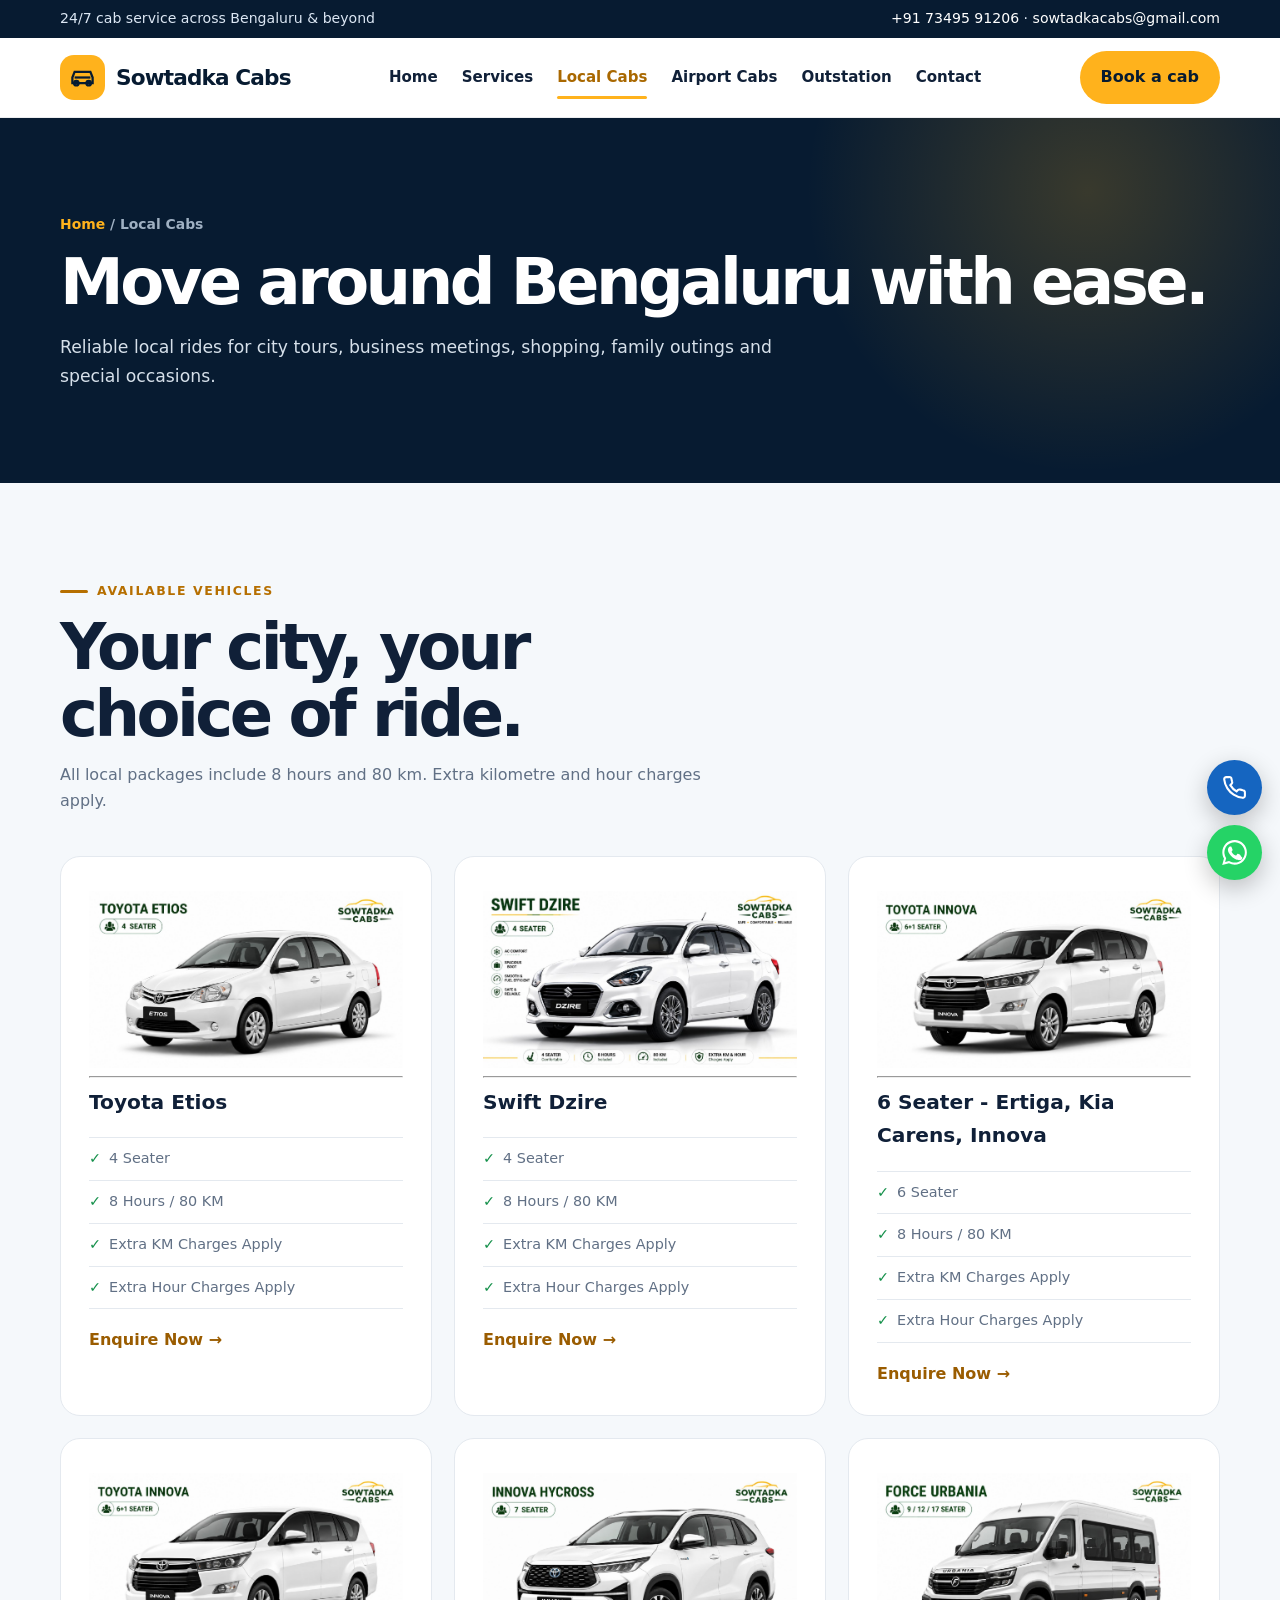
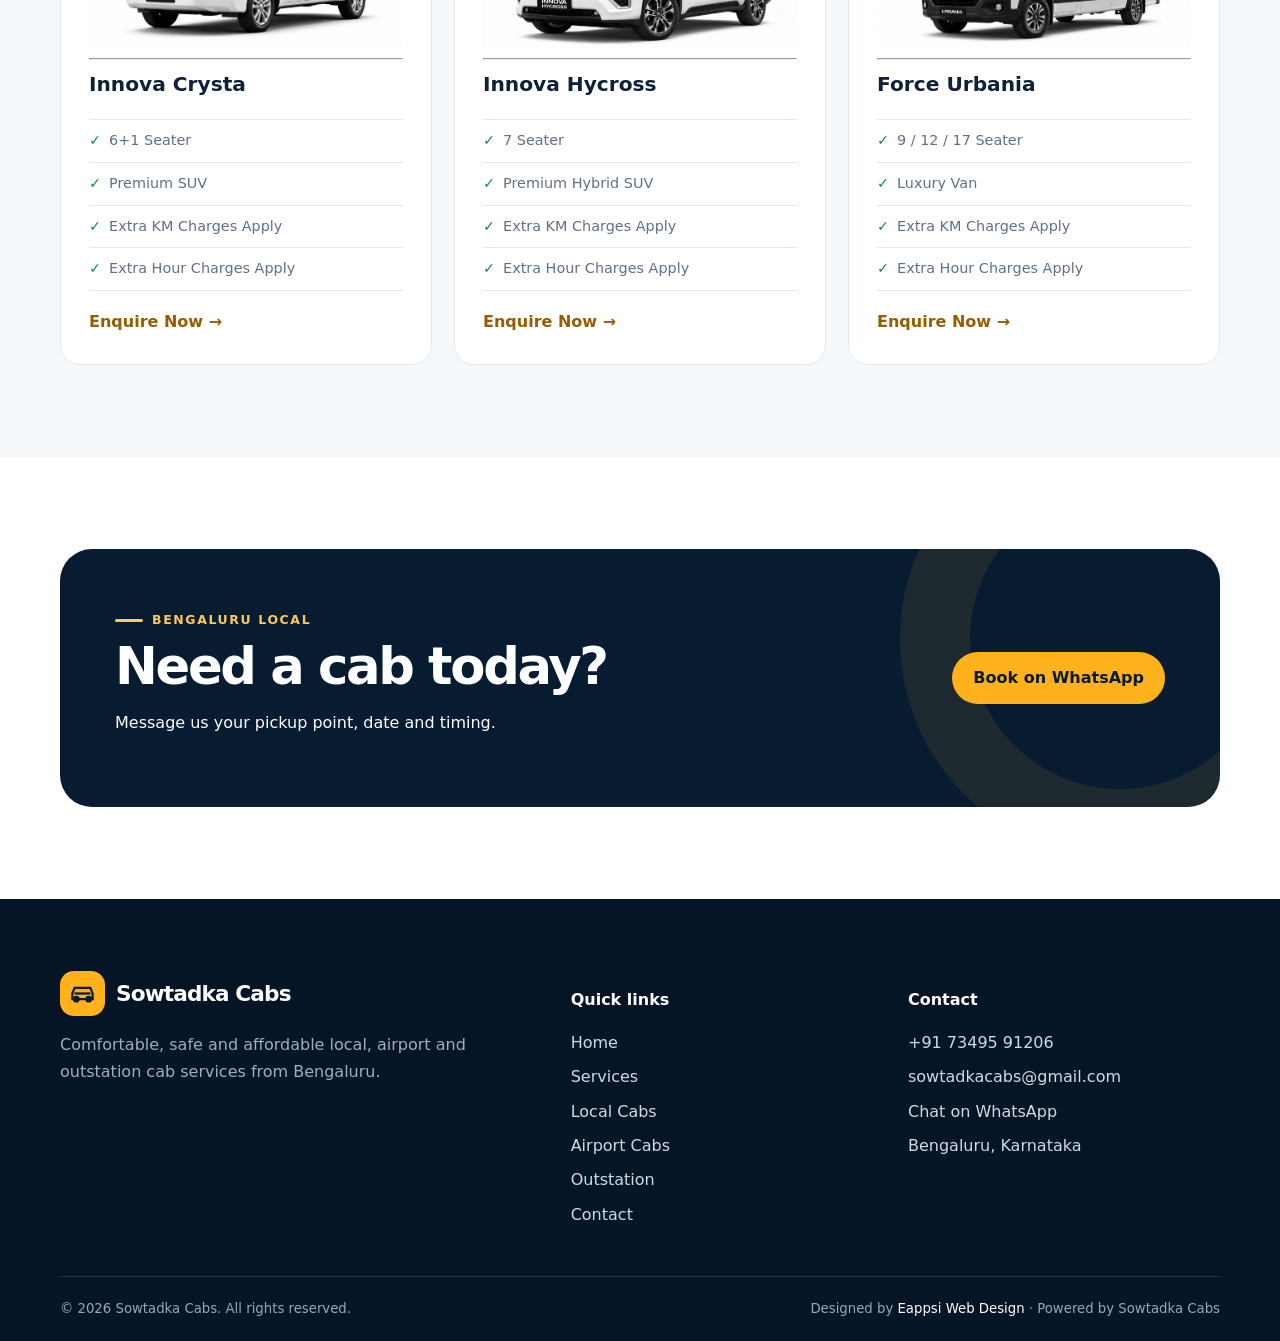
<file: local-cabs.html>
<!doctype html><html lang="en"><head><meta charset="utf-8"><meta name="viewport" content="width=device-width,initial-scale=1"><title>Local Cab Service in Bangalore | Sowtadka Cabs</title><meta name="description" content="Book local cabs in Bangalore for 8 hours and 80 km. Choose Etios, Dzire, Innova, Crysta or Tempo Traveller with experienced drivers."><link rel="stylesheet" href="assets/style.css">

  <!-- Google tag (gtag.js) -->
<script async src="https://www.googletagmanager.com/gtag/js?id=AW-18270689864"></script>
<script>
  window.dataLayer = window.dataLayer || [];
  function gtag(){dataLayer.push(arguments);}
  gtag('js', new Date());

  gtag('config', 'AW-18270689864');
</script>
</head><body><header data-header></header><main><section class="page-hero"><div class="container"><div class="breadcrumbs"><a href="index.html">Home</a> / Local Cabs</div><h1>Move around Bengaluru with ease.</h1><p>Reliable local rides for city tours, business meetings, shopping, family outings and special occasions.</p></div></section><section class="section section-soft"><div class="container"><div class="section-head"><div><span class="eyebrow">Available vehicles</span><h2>Your city, your choice of ride.</h2><p>All local packages include 8 hours and 80 km. Extra kilometre and hour charges apply.</p></div></div>
  
  
  
 <div class="grid grid-3 reveal">

    <article class="card vehicle-card">
   <div class="vehicle-image">
    <img src="assets/images/vehicles/etios.jpg" alt="Toyota Etios Taxi"><hr>
</div>

        <h3>Toyota Etios</h3>

        <ul class="specs">
            <li>4 Seater</li>
            <li>8 Hours / 80 KM</li>
            <li>Extra KM Charges Apply</li>
            <li>Extra Hour Charges Apply</li>
        </ul>


        
     <a class="text-link" href="wa.me/917349591206?text=Hello%2C%20I%20would%20like%20to%20enquire%20about%20booking%20a%20Toyota%20Etios%20for%20local%20cabs.%20Please%20provide%20me%20with%20the%20details.">
            Enquire Now →
        </a>
    </article>

    <article class="card vehicle-card">
         <div class="vehicle-image">
    <img src="assets/images/vehicles/swiftdzire.jpg" alt="Swift Dzire Taxi"><hr>
</div>

        <h3>Swift Dzire</h3>

        <ul class="specs">
            <li>4 Seater</li>
            <li>8 Hours / 80 KM</li>
            <li>Extra KM Charges Apply</li>
            <li>Extra Hour Charges Apply</li>
        </ul>

        <a class="text-link" href="wa.me/917349591206?text=Hello%2C%20I%20would%20like%20to%20enquire%20about%20booking%20a%20Swift%20Dzire%20for%20local%20cabs.%20Please%20provide%20me%20with%20the%20details.">Enquire Now →</a>
    </article>

    <article class="card vehicle-card">
      <div class="vehicle-image">
    <img src="assets/images/vehicles/innova.jpg" alt="Innova Taxi"><hr>
</div>

       <h3>6 Seater - Ertiga, Kia Carens, Innova</h3>
        <ul class="specs">
            <li>6 Seater</li>
            <li>8 Hours / 80 KM</li>
            <li>Extra KM Charges Apply</li>
            <li>Extra Hour Charges Apply</li>
        </ul>

        <a class="text-link" href="wa.me/917349591206?text=Hello%2C%20I%20would%20like%20to%20enquire%20about%20booking%20an%20Innova%20for%20local%20cabs.%20Please%20provide%20me%20with%20the%20details.">
            Enquire Now →
        </a>
    </article>

    <article class="card vehicle-card">
      <div class="vehicle-image">
    <img src="assets/images/vehicles/innova.jpg" alt="Innova Taxi"><hr>
</div>

        <h3>Innova Crysta</h3>

        <ul class="specs">
            <li>6+1 Seater</li>
            <li>Premium SUV</li>
            <li>Extra KM Charges Apply</li>
            <li>Extra Hour Charges Apply</li>
        </ul>

        <a class="text-link" href="wa.me/917349591206?text=Hello%2C%20I%20would%20like%20to%20enquire%20about%20booking%20an%20Innova%20Crysta%20for%20local%20cabs.%20Please%20provide%20me%20with%20the%20details.">
            Enquire Now →
        </a>
    </article>

    <article class="card vehicle-card">
        <div class="vehicle-image">
    <img src="assets/images/vehicles/hycross.jpg" alt="Innova Hycross Taxi"><hr>
</div>

        <h3>Innova Hycross</h3>

        <ul class="specs">
            <li>7 Seater</li>
            <li>Premium Hybrid SUV</li>
            <li>Extra KM Charges Apply</li>
            <li>Extra Hour Charges Apply</li>
        </ul>

        <a class="text-link" href="wa.me/917349591206?text=Hello%2C%20I%20would%20like%20to%20enquire%20about%20booking%20an%20Innova%20Hycross%20for%20local%20cabs.%20Please%20provide%20me%20with%20the%20details.">
            Enquire Now →
        </a>
    </article>

    <article class="card vehicle-card">
        <div class="vehicle-image">
    <img src="assets/images/vehicles/urbania.jpg" alt="Force Urbania Taxi"><hr>
</div>

        <h3>Force Urbania</h3>

        <ul class="specs">
            <li>9 / 12 / 17 Seater</li>
            <li>Luxury Van</li>
            <li>Extra KM Charges Apply</li>
            <li>Extra Hour Charges Apply</li>
        </ul>

        <a class="text-link" href="wa.me/917349591206?text=Hello%2C%20I%20would%20like%20to%20enquire%20about%20booking%20a%20Force%20Urbania%20for%20local%20cabs.%20Please%20provide%20me%20with%20the%20details.">
            Enquire Now →
        </a>
    </article>

</div>









</div></section><section class="section"><div class="container"><div class="dark-cta"><div><span class="eyebrow">Bengaluru local</span><h2>Need a cab today?</h2><p>Message us your pickup point, date and timing.</p></div><a class="btn" href="contact.html#booking">Book on WhatsApp</a></div></div></section></main><div data-footer></div><script src="assets/app.js"></script>
  
  <script>const v=['Etios','Swift Dzire','6 Seaters - Kia Carens, Ertiga, Innova','Innova Crysta','Luxury Urbania'];document.querySelector('#vehicles').innerHTML=v.map((n,i)=>`<article class="card vehicle-card"><span class="vehicle-tag">8 HR · 80 KM</span><div class="vehicle-art">${i===4?'🚐':'🚕'}</div><h3>${n}</h3><ul class="specs"><li>80 KM included</li><li>8 hours included</li><li>Extra KM charges apply</li><li>Extra hour charges apply</li></ul><a class="text-link" href="contact.html#booking">Enquire for ${n} →</a></article>`).join('')</script></body></html>
</file>
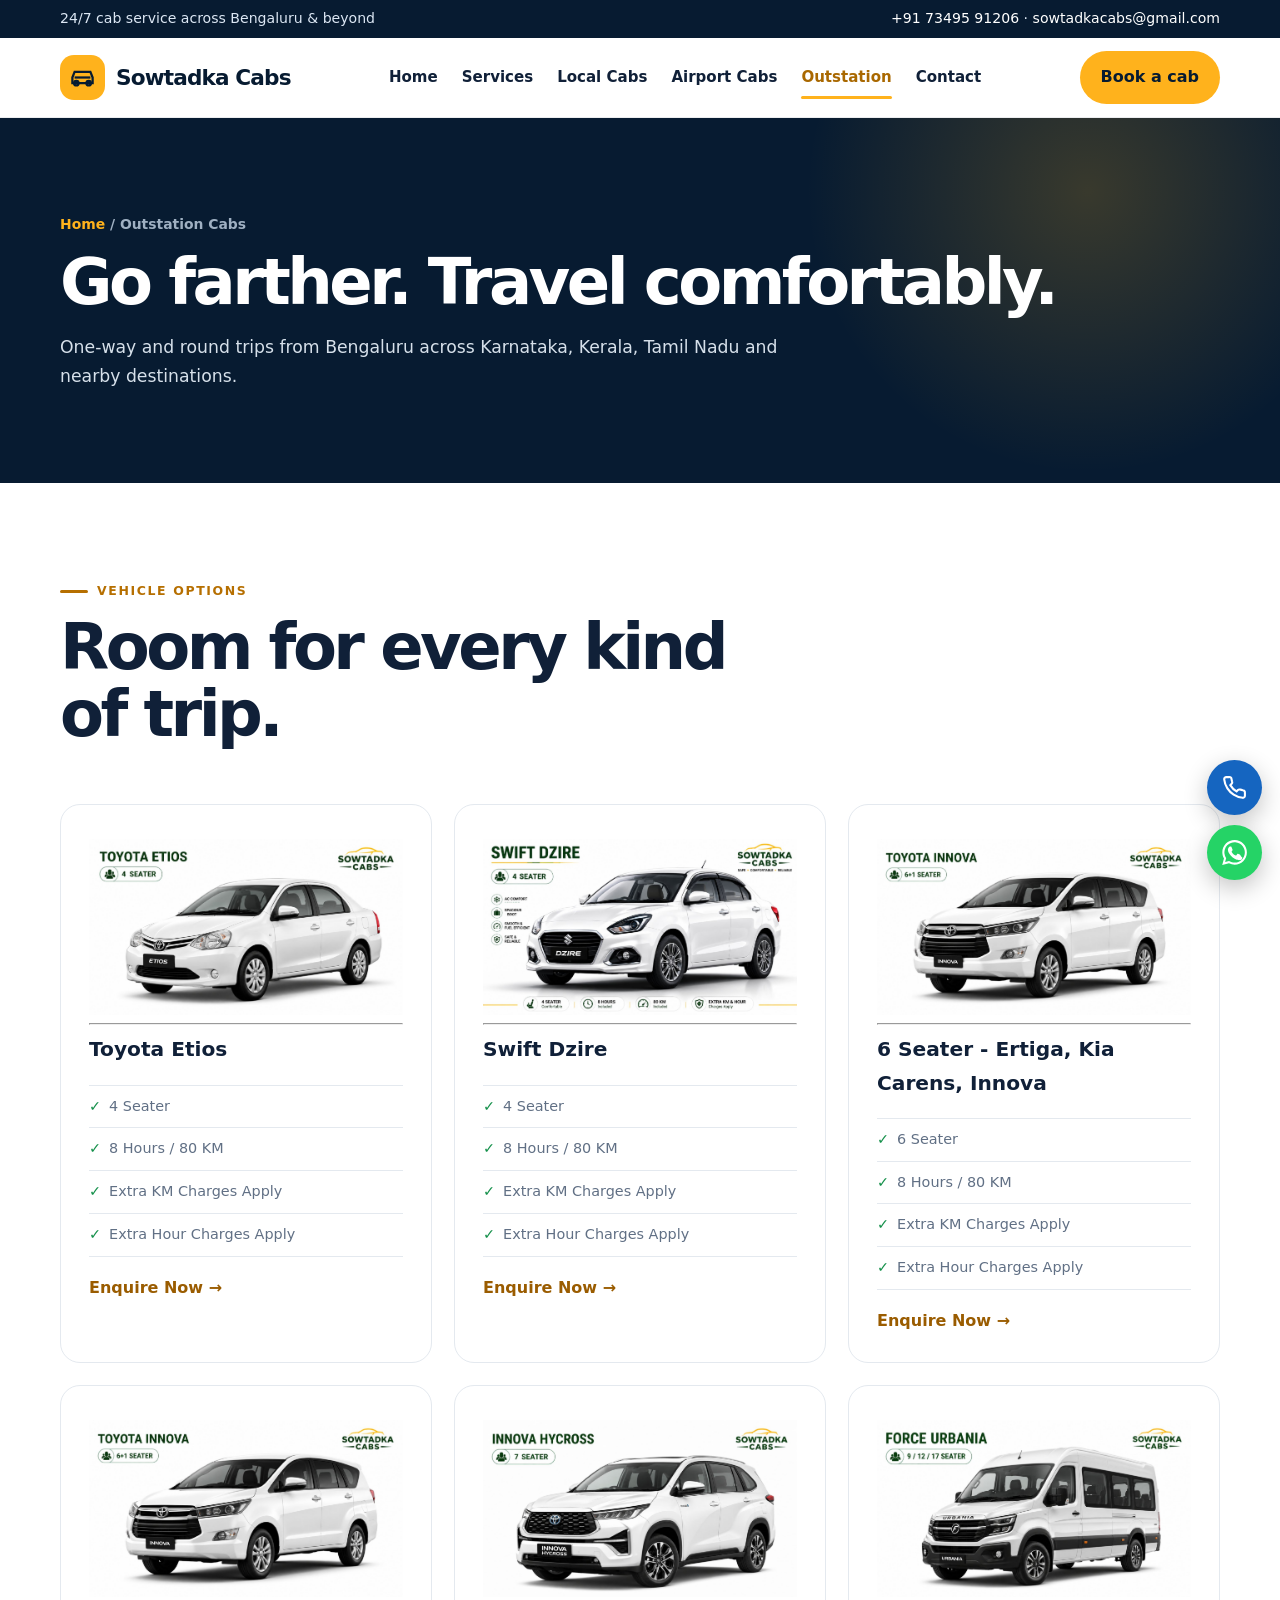
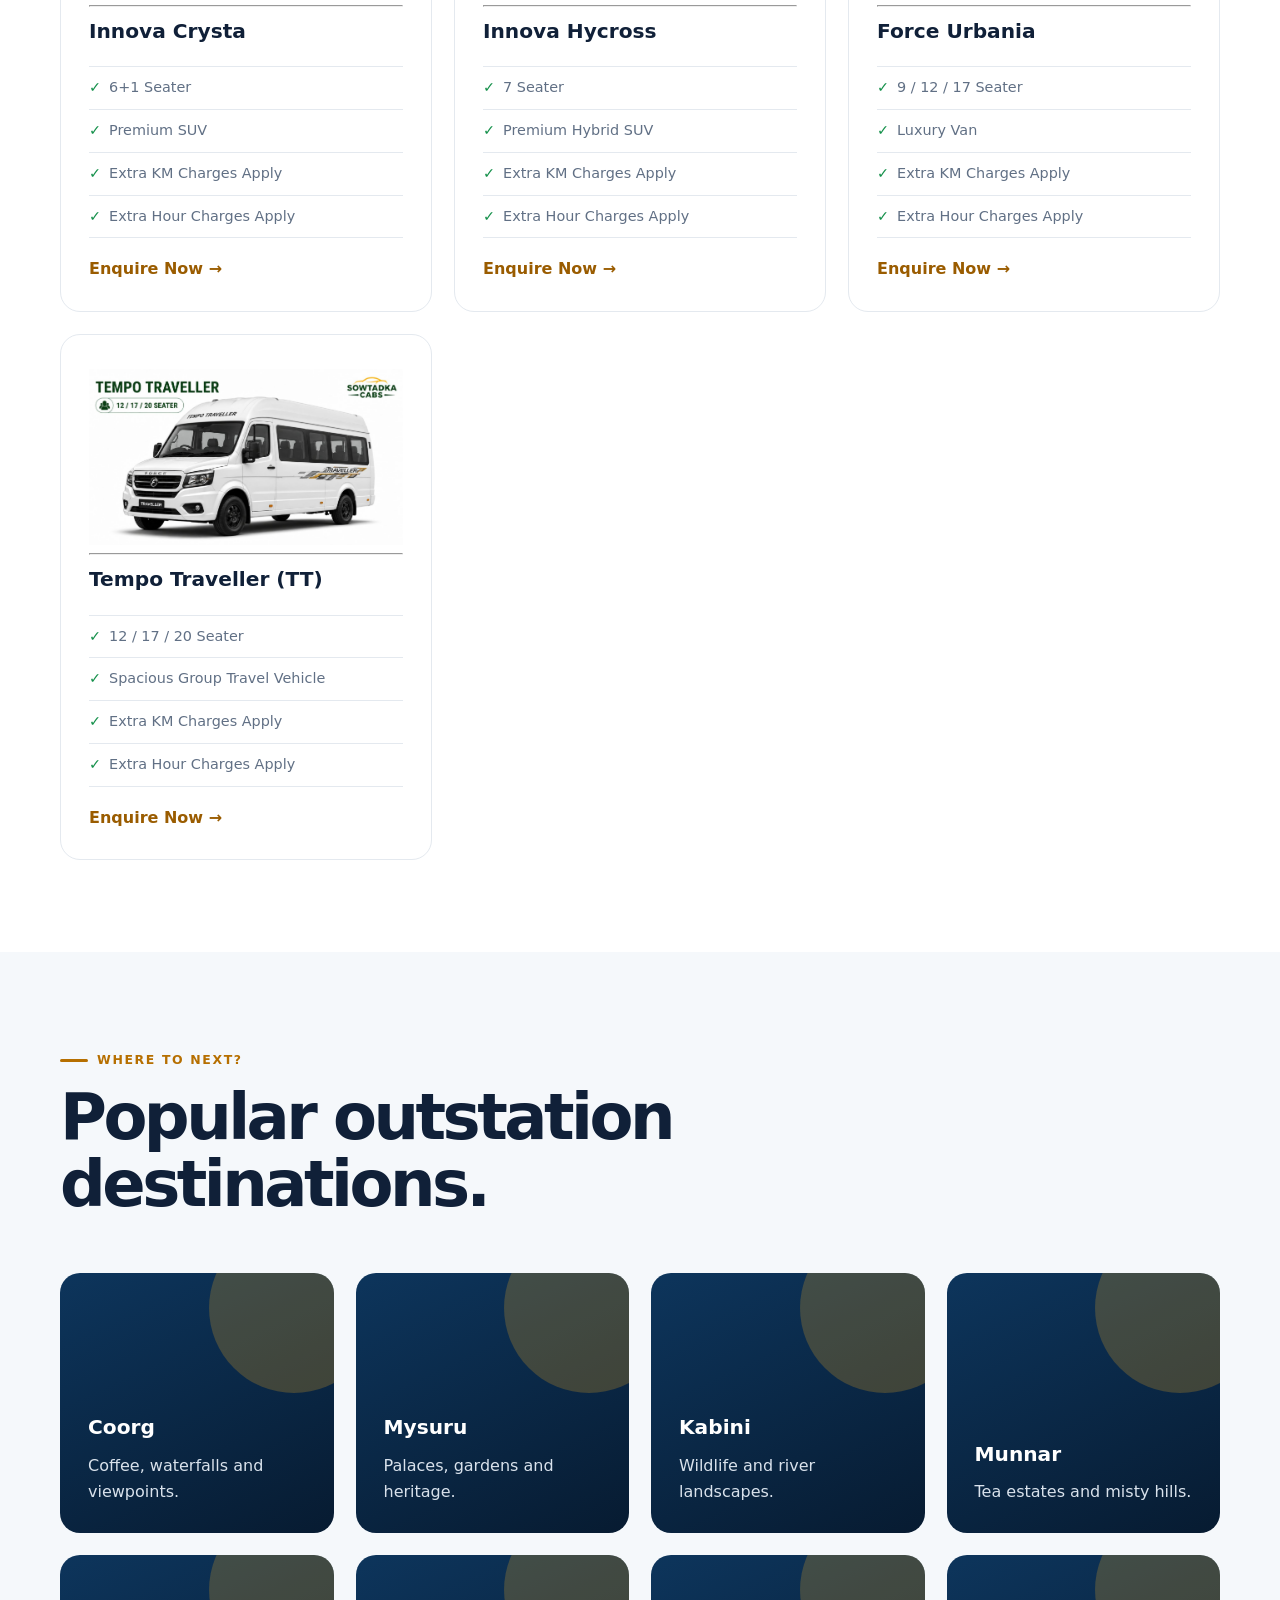
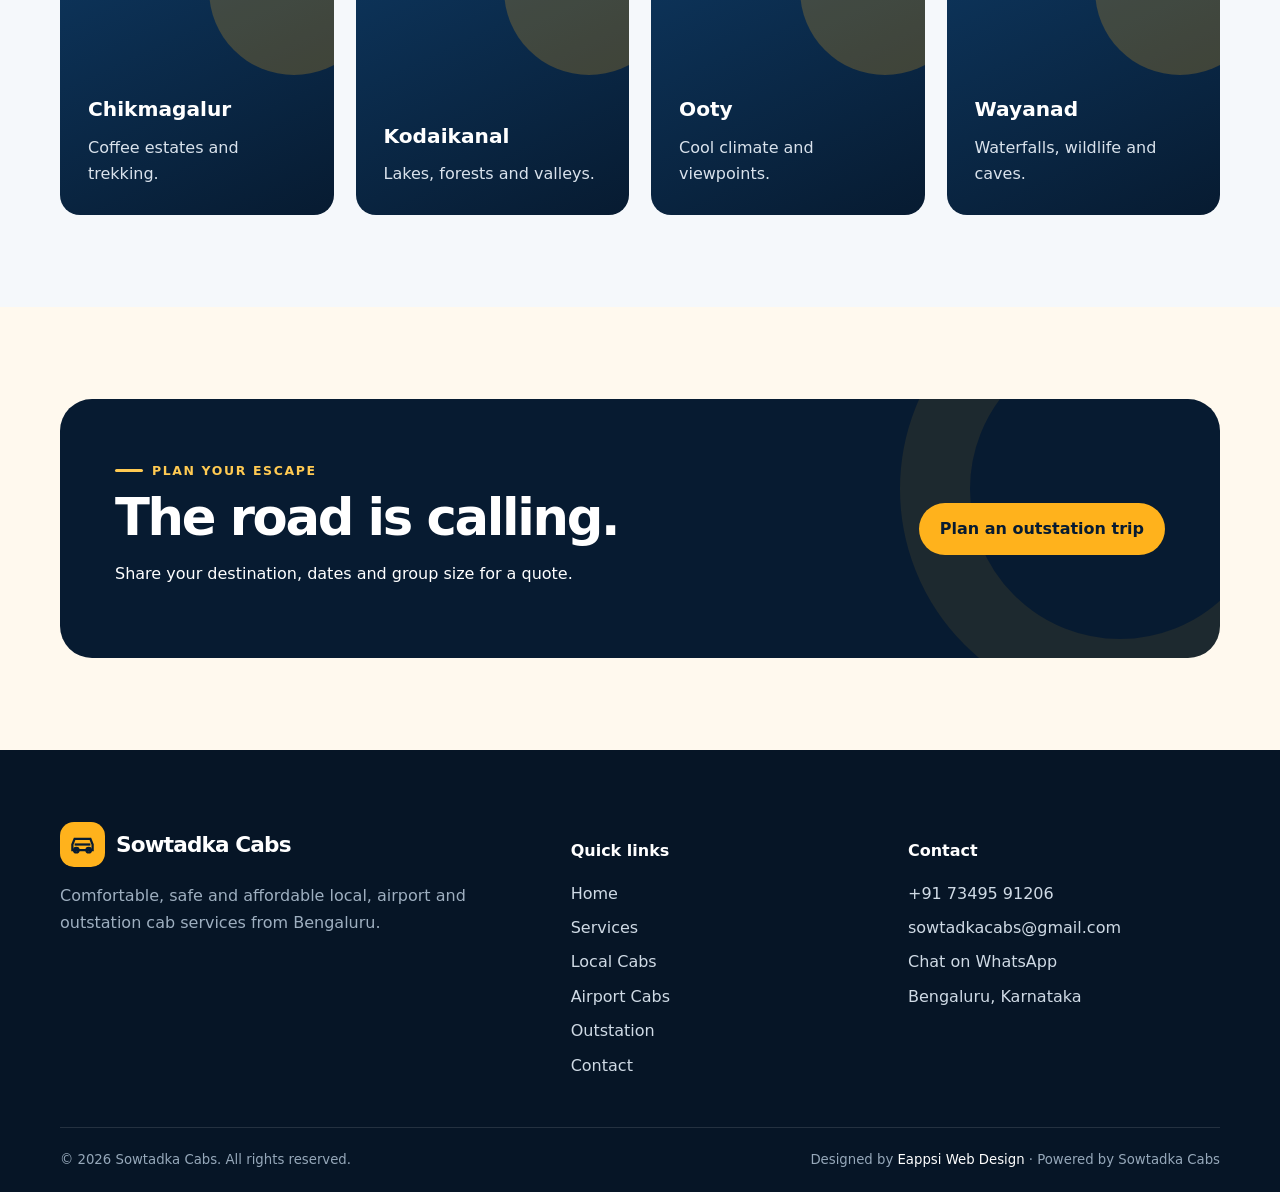
<file: outstation-cabs.html>
<!doctype html><html lang="en"><head><meta charset="utf-8"><meta name="viewport" content="width=device-width,initial-scale=1"><title>Outstation Cabs from Bangalore | Sowtadka Cabs</title><meta name="description" content="Book one-way and round-trip outstation cabs from Bangalore to Coorg, Mysore, Ooty, Munnar, Wayanad and more with Sowtadka Cabs."><link rel="stylesheet" href="assets/style.css">

  <!-- Google tag (gtag.js) -->
<script async src="https://www.googletagmanager.com/gtag/js?id=AW-18270689864"></script>
<script>
  window.dataLayer = window.dataLayer || [];
  function gtag(){dataLayer.push(arguments);}
  gtag('js', new Date());

  gtag('config', 'AW-18270689864');
</script>

</head><body><header data-header></header><main><section class="page-hero"><div class="container"><div class="breadcrumbs"><a href="index.html">Home</a> / Outstation Cabs</div><h1>Go farther. Travel comfortably.</h1><p>One-way and round trips from Bengaluru across Karnataka, Kerala, Tamil Nadu and nearby destinations.</p></div></section><section class="section"><div class="container"><div class="section-head"><div><span class="eyebrow">Vehicle options</span><h2>Room for every kind of trip.</h2></div></div>
  
  
  
   <div class="grid grid-3 reveal">

    <article class="card vehicle-card">
   <div class="vehicle-image">
    <img src="assets/images/vehicles/etios.jpg" alt="Toyota Etios Taxi"><hr>
</div>

        <h3>Toyota Etios</h3>

        <ul class="specs">
            <li>4 Seater</li>
            <li>8 Hours / 80 KM</li>
            <li>Extra KM Charges Apply</li>
            <li>Extra Hour Charges Apply</li>
        </ul>

        <a class="text-link" href="wa.me/917349591206?text=Hello%2C%20I%20would%20like%20to%20enquire%20about%20booking%20a%20Toyota%20Etios%20for%20outstation%20cabs.%20Please%20provide%20me%20with%20the%20details.">Enquire Now →</a>
            
    </article>

    <article class="card vehicle-card">
         <div class="vehicle-image">
    <img src="assets/images/vehicles/swiftdzire.jpg" alt="Swift Dzire Taxi"><hr>
</div>

        <h3>Swift Dzire</h3>

        <ul class="specs">
            <li>4 Seater</li>
            <li>8 Hours / 80 KM</li>
            <li>Extra KM Charges Apply</li>
            <li>Extra Hour Charges Apply</li>
        </ul>

        <a class="text-link" href="wa.me/917349591206?text=Hello%2C%20I%20would%20like%20to%20enquire%20about%20booking%20a%20Swift%20Dzire%20for%20outstation%20cabs.%20Please%20provide%20me%20with%20the%20details.">
            Enquire Now →
        </a>
    </article>

    <article class="card vehicle-card">
      <div class="vehicle-image">
    <img src="assets/images/vehicles/innova.jpg" alt="Innova Taxi"><hr>
</div>

        <h3>6 Seater - Ertiga, Kia Carens, Innova</h3>
        <ul class="specs">
            <li>6 Seater</li>
            <li>8 Hours / 80 KM</li>
            <li>Extra KM Charges Apply</li>
            <li>Extra Hour Charges Apply</li>
        </ul>

        <a class="text-link" href="wa.me/917349591206?text=Hello%2C%20I%20would%20like%20to%20enquire%20about%20booking%20an%20Innova%20for%20outstation%20cabs.%20Please%20provide%20me%20with%20the%20details.">
            Enquire Now →
        </a>
    </article>

    <article class="card vehicle-card">
      <div class="vehicle-image">
    <img src="assets/images/vehicles/innova.jpg" alt="Innova Taxi"><hr>
</div>

        <h3>Innova Crysta</h3>

        <ul class="specs">
            <li>6+1 Seater</li>
            <li>Premium SUV</li>
            <li>Extra KM Charges Apply</li>
            <li>Extra Hour Charges Apply</li>
        </ul>

        <a class="text-link" href="wa.me/917349591206?text=Hello%2C%20I%20would%20like%20to%20enquire%20about%20booking%20an%20Innova%20Crysta%20for%20outstation%20cabs.%20Please%20provide%20me%20with%20the%20details.">
            Enquire Now →
        </a>
    </article>

    <article class="card vehicle-card">
        <div class="vehicle-image">
    <img src="assets/images/vehicles/hycross.jpg" alt="Innova Hycross Taxi"><hr>
</div>

        <h3>Innova Hycross</h3>

        <ul class="specs">
            <li>7 Seater</li>
            <li>Premium Hybrid SUV</li>
            <li>Extra KM Charges Apply</li>
            <li>Extra Hour Charges Apply</li>
        </ul>

        <a class="text-link" href="wa.me/917349591206?text=Hello%2C%20I%20would%20like%20to%20enquire%20about%20booking%20an%20Innova%20Hycross%20for%20outstation%20cabs.%20Please%20provide%20me%20with%20the%20details.">
            Enquire Now →
        </a>
    </article>

    <article class="card vehicle-card">
        <div class="vehicle-image">
    <img src="assets/images/vehicles/urbania.jpg" alt="Force Urbania Taxi"><hr>
</div>

        <h3>Force Urbania</h3>

        <ul class="specs">
            <li>9 / 12 / 17 Seater</li>
            <li>Luxury Van</li>
            <li>Extra KM Charges Apply</li>
            <li>Extra Hour Charges Apply</li>
        </ul>

        <a class="text-link" href="wa.me/917349591206?text=Hello%2C%20I%20would%20like%20to%20enquire%20about%20booking%20a%20Force%20Urbania%20for%20outstation%20cabs.%20Please%20provide%20me%20with%20the%20details.">
            Enquire Now →
        </a>
    </article>


     <article class="card vehicle-card">
        <div class="vehicle-image">
    <img src="assets/images/vehicles/tt.jpg" alt="TT Taxi"><hr>
</div>

       <h3>Tempo Traveller (TT)</h3>

<ul class="specs">
    <li>12 / 17 / 20 Seater</li>
    <li>Spacious Group Travel Vehicle</li>
    <li>Extra KM Charges Apply</li>
    <li>Extra Hour Charges Apply</li>
</ul>

        <a class="text-link" href="wa.me/917349591206?text=Hello%2C%20I%20would%20like%20to%20enquire%20about%20booking%20a%20Tempo%20Traveller%20for%20outstation%20cabs.%20Please%20provide%20me%20with%20the%20details.">
            Enquire Now →
        </a>
    </article>

</div>



</div></section><section class="section section-soft"><div class="container"><div class="section-head"><div><span class="eyebrow">Where to next?</span><h2>Popular outstation destinations.</h2></div></div><div class="grid grid-4"><article class="card destination"><h3>Coorg</h3><p>Coffee, waterfalls and viewpoints.</p></article><article class="card destination"><h3>Mysuru</h3><p>Palaces, gardens and heritage.</p></article><article class="card destination"><h3>Kabini</h3><p>Wildlife and river landscapes.</p></article><article class="card destination"><h3>Munnar</h3><p>Tea estates and misty hills.</p></article><article class="card destination"><h3>Chikmagalur</h3><p>Coffee estates and trekking.</p></article><article class="card destination"><h3>Kodaikanal</h3><p>Lakes, forests and valleys.</p></article><article class="card destination"><h3>Ooty</h3><p>Cool climate and viewpoints.</p></article><article class="card destination"><h3>Wayanad</h3><p>Waterfalls, wildlife and caves.</p></article></div></div></section><section class="section section-cream"><div class="container"><div class="dark-cta"><div><span class="eyebrow">Plan your escape</span><h2>The road is calling.</h2><p>Share your destination, dates and group size for a quote.</p></div><a class="btn" href="contact.html#booking">Plan an outstation trip</a></div></div></section></main><div data-footer></div><script src="assets/app.js"></script><script>const v=[['Etios','4 passengers + driver','Comfortable budget travel'],['Swift Dzire','4 passengers + driver','Ideal for family trips'],['Innova','7 passengers + driver','Spacious group travel'],['Innova Crysta','7 passengers + driver','Premium outstation travel'],['Tempo Traveller','Large groups','Comfortable long-distance travel']];document.querySelector('#vehicles').innerHTML=v.map(([n,c,d],i)=>`<article class="card vehicle-card"><div class="vehicle-art">${i===4?'🚐':'🚕'}</div><h3>${n}</h3><ul class="specs"><li>${c}</li><li>${d}</li><li>One-way & round trip</li></ul><a class="text-link" href="contact.html#booking">Get a quote →</a></article>`).join('')</script></body></html>
</file>
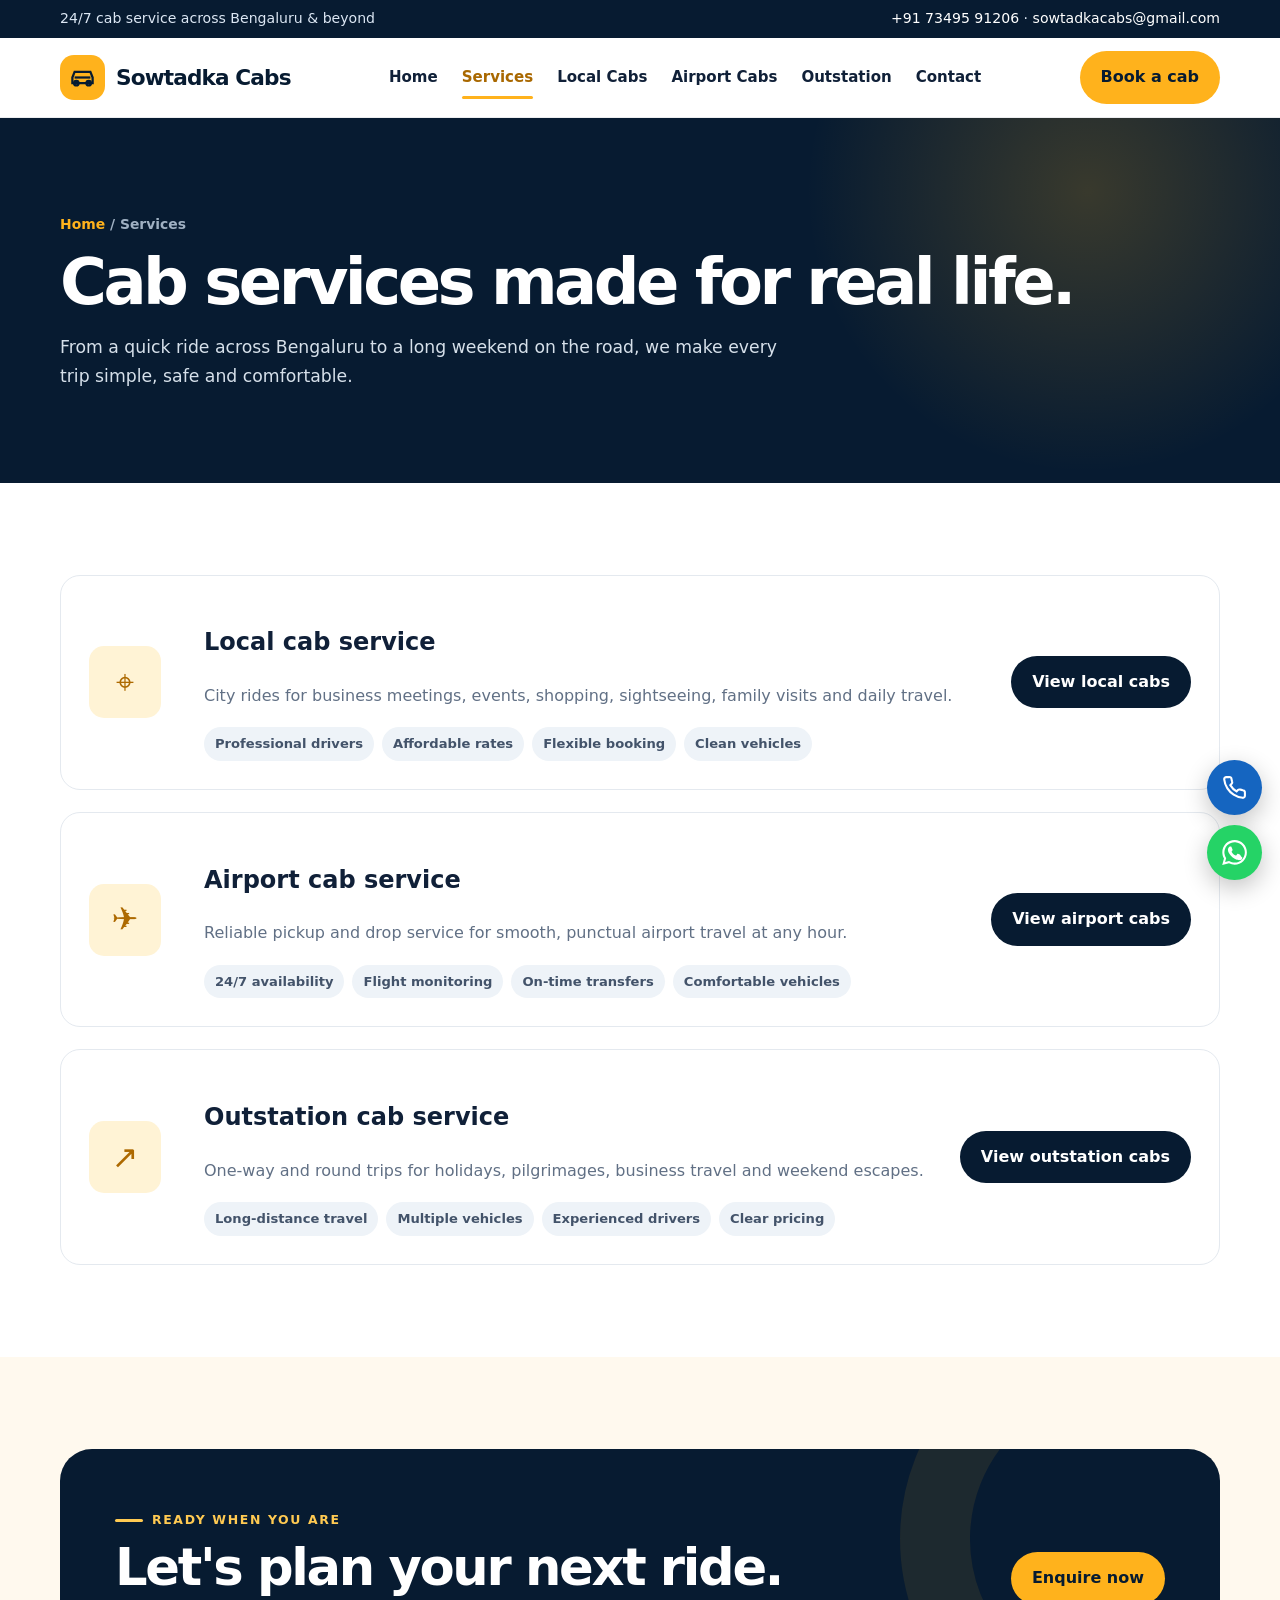
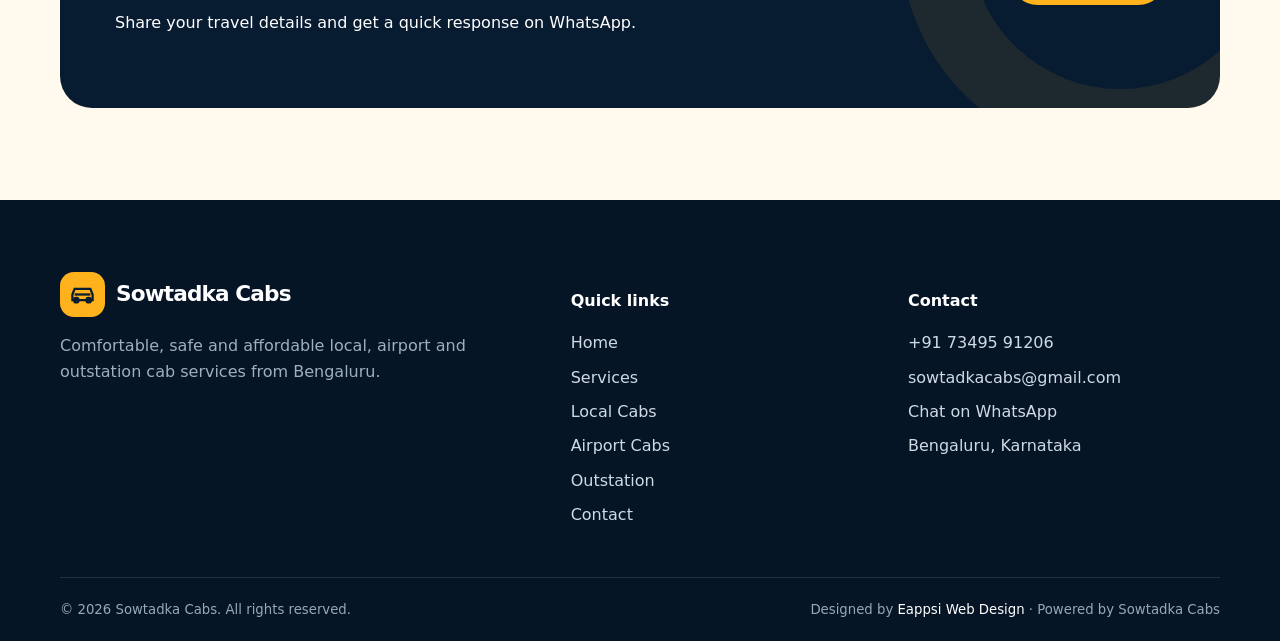
<file: services.html>
<!doctype html><html lang="en"><head><meta charset="utf-8"><meta name="viewport" content="width=device-width,initial-scale=1"><title>Cab Services in Bangalore | Sowtadka Cabs</title><meta name="description" content="Explore local taxi, Bangalore airport transfer and outstation cab services from Sowtadka Cabs. Safe vehicles, professional drivers and transparent pricing."><link rel="stylesheet" href="assets/style.css">

  <!-- Google tag (gtag.js) -->
<script async src="https://www.googletagmanager.com/gtag/js?id=AW-18270689864"></script>
<script>
  window.dataLayer = window.dataLayer || [];
  function gtag(){dataLayer.push(arguments);}
  gtag('js', new Date());

  gtag('config', 'AW-18270689864');
</script>
</head><body><header data-header></header><main><section class="page-hero"><div class="container"><div class="breadcrumbs"><a href="index.html">Home</a> / Services</div><h1>Cab services made for real life.</h1><p>From a quick ride across Bengaluru to a long weekend on the road, we make every trip simple, safe and comfortable.</p></div></section><section class="section"><div class="container"><div class="grid reveal"><article class="card service-wide"><div class="icon">⌖</div><div><h2>Local cab service</h2><p>City rides for business meetings, events, shopping, sightseeing, family visits and daily travel.</p><ul class="feature-list"><li>Professional drivers</li><li>Affordable rates</li><li>Flexible booking</li><li>Clean vehicles</li></ul></div><a class="btn btn-dark" href="local-cabs.html">View local cabs</a></article><article class="card service-wide"><div class="icon">✈</div><div><h2>Airport cab service</h2><p>Reliable pickup and drop service for smooth, punctual airport travel at any hour.</p><ul class="feature-list"><li>24/7 availability</li><li>Flight monitoring</li><li>On-time transfers</li><li>Comfortable vehicles</li></ul></div><a class="btn btn-dark" href="airport-cabs.html">View airport cabs</a></article><article class="card service-wide"><div class="icon">↗</div><div><h2>Outstation cab service</h2><p>One-way and round trips for holidays, pilgrimages, business travel and weekend escapes.</p><ul class="feature-list"><li>Long-distance travel</li><li>Multiple vehicles</li><li>Experienced drivers</li><li>Clear pricing</li></ul></div><a class="btn btn-dark" href="outstation-cabs.html">View outstation cabs</a></article></div></div></section><section class="section section-cream"><div class="container"><div class="dark-cta"><div><span class="eyebrow">Ready when you are</span><h2>Let's plan your next ride.</h2><p>Share your travel details and get a quick response on WhatsApp.</p></div><a class="btn" href="contact.html#booking">Enquire now</a></div></div></section></main><div data-footer></div><script src="assets/app.js"></script></body></html>
</file>
<file: assets/style.css>
:root{--ink:#102038;--muted:#617085;--navy:#071b31;--blue:#0c3158;--amber:#ffb21c;--amber2:#ffca52;--cream:#fff9ee;--line:#e4e9ef;--white:#fff;--green:#1faa59;--shadow:0 16px 45px rgba(7,27,49,.12);--radius:20px}*{box-sizing:border-box}html{scroll-behavior:smooth}body{margin:0;font-family:Inter,ui-sans-serif,system-ui,-apple-system,BlinkMacSystemFont,"Segoe UI",sans-serif;color:var(--ink);line-height:1.65;background:#fff}img{max-width:100%;display:block}a{color:inherit;text-decoration:none}button,input,select,textarea{font:inherit}.container{width:min(1160px,calc(100% - 40px));margin:auto}.topbar{background:var(--navy);color:#dce7f4;font-size:.88rem}.topbar .container{display:flex;justify-content:space-between;align-items:center;min-height:38px}.topbar a{color:#fff}.navbar{position:sticky;top:0;z-index:50;background:rgba(255,255,255,.96);backdrop-filter:blur(16px);border-bottom:1px solid rgba(16,32,56,.08)}.nav-inner{min-height:78px;display:flex;align-items:center;justify-content:space-between;gap:28px}.brand{display:flex;align-items:center;gap:11px;font-weight:900;font-size:1.35rem;letter-spacing:-.04em;color:var(--navy)}.brand-mark{width:45px;height:45px;border-radius:14px;background:var(--amber);display:grid;place-items:center;color:var(--navy)}.brand-mark svg{width:27px}.nav-links{display:flex;align-items:center;gap:24px;font-weight:700;font-size:.94rem}.nav-links a{padding:27px 0;position:relative}.nav-links a:hover,.nav-links a.active{color:#a96800}.nav-links a.active:after{content:"";position:absolute;left:0;right:0;bottom:18px;height:3px;border-radius:3px;background:var(--amber)}.btn,.btn:visited{display:inline-flex;align-items:center;justify-content:center;gap:9px;border:0;border-radius:999px;padding:13px 21px;font-weight:800;cursor:pointer;transition:.2s;background:var(--amber);color:var(--navy)}.btn:hover{transform:translateY(-2px);box-shadow:0 8px 20px rgba(255,178,28,.28)}.btn-dark{background:var(--navy);color:#fff}.btn-outline{background:transparent;border:1.5px solid rgba(255,255,255,.58);color:#fff}.menu-btn{display:none;background:none;border:0;padding:8px;color:var(--navy)}.hero{min-height:680px;display:grid;align-items:center;background:linear-gradient(90deg,rgba(4,17,30,.94) 0%,rgba(4,17,30,.8) 36%,rgba(4,17,30,.15) 70%),url('images/bangalore-taxi-hero.jpg') center/cover;color:#fff;position:relative}.hero-content{max-width:650px;padding:90px 0}.eyebrow{display:inline-flex;align-items:center;gap:9px;text-transform:uppercase;letter-spacing:.13em;font-weight:850;font-size:.78rem;color:#b66f00}.hero .eyebrow,.dark-cta .eyebrow{color:var(--amber2)}.eyebrow:before{content:"";width:28px;height:3px;background:currentColor;border-radius:3px}.hero h1{font-size:clamp(3.1rem,7vw,6rem);line-height:.95;letter-spacing:-.065em;margin:20px 0}.hero p{font-size:1.12rem;color:#e2e9f1;max-width:590px}.hero-actions,.actions{display:flex;flex-wrap:wrap;gap:12px;margin-top:30px}.trust-row{display:flex;gap:25px;flex-wrap:wrap;margin-top:42px;color:#f1f5f8;font-weight:700;font-size:.9rem}.trust-row span:before{content:"✓";color:var(--amber);margin-right:8px}.section{padding:92px 0}.section-soft{background:#f5f8fb}.section-cream{background:var(--cream)}.section-head{display:flex;justify-content:space-between;align-items:end;gap:30px;margin-bottom:42px}.section-head>div{max-width:680px}.section-head h2,.page-hero h1{font-size:clamp(2.2rem,5vw,4rem);letter-spacing:-.055em;line-height:1.05;margin:13px 0}.section-head p{color:var(--muted);margin:0}.grid{display:grid;gap:22px}.grid-3{grid-template-columns:repeat(3,1fr)}.grid-4{grid-template-columns:repeat(4,1fr)}.card{background:#fff;border:1px solid var(--line);border-radius:var(--radius);padding:28px;transition:.2s}.card:hover{transform:translateY(-5px);box-shadow:var(--shadow);border-color:transparent}.icon{width:52px;height:52px;border-radius:15px;background:#fff3d5;color:#ad6900;display:grid;place-items:center;font-size:1.5rem;margin-bottom:18px}.card h3{margin:0 0 8px;font-size:1.26rem}.card p{color:var(--muted);margin:0}.text-link{display:inline-flex;margin-top:18px;color:#9a5c00;font-weight:800}.destination{min-height:260px;display:flex;flex-direction:column;justify-content:end;color:#fff;position:relative;overflow:hidden;background:linear-gradient(155deg,#0d355c,#071b31);border:0}.destination:before{content:"";position:absolute;width:170px;height:170px;border-radius:50%;right:-45px;top:-50px;background:rgba(255,178,28,.22)}.destination>*{position:relative}.destination .place-no{color:var(--amber);font-size:.8rem;font-weight:900;letter-spacing:.12em}.destination p{color:#d9e2ec}.dark-cta{background:var(--navy);color:#fff;border-radius:32px;padding:55px;display:flex;align-items:center;justify-content:space-between;gap:40px;overflow:hidden;position:relative}.dark-cta:after{content:"";position:absolute;width:300px;height:300px;border:70px solid rgba(255,178,28,.09);border-radius:50%;right:-120px;top:-130px}.dark-cta>div,.dark-cta>a{position:relative;z-index:1}.dark-cta h2{font-size:clamp(2rem,4vw,3.4rem);line-height:1.05;letter-spacing:-.045em;margin:10px 0}.page-hero{padding:95px 0 75px;background:radial-gradient(circle at 85% 20%,rgba(255,178,28,.2),transparent 25%),var(--navy);color:#fff}.page-hero p{max-width:720px;color:#d6e0ea;font-size:1.08rem}.breadcrumbs{color:#9fb0c2;font-size:.87rem;font-weight:700}.breadcrumbs a{color:var(--amber)}.service-wide{display:grid;grid-template-columns:90px 1fr auto;align-items:center;gap:25px}.service-wide .icon{margin:0;width:72px;height:72px;font-size:2rem}.feature-list{list-style:none;padding:0;margin:18px 0 0;display:flex;gap:8px;flex-wrap:wrap}.feature-list li{font-size:.82rem;background:#eef3f8;border-radius:999px;padding:6px 11px;font-weight:700;color:#43536a}.vehicle-card{position:relative;padding-top:34px}.vehicle-tag{position:absolute;right:20px;top:20px;background:#fff2ce;color:#865100;padding:5px 10px;border-radius:999px;font-size:.76rem;font-weight:900}.vehicle-art{height:95px;display:grid;place-items:center;font-size:4.2rem;filter:grayscale(1);opacity:.78}.specs{list-style:none;padding:0;margin:18px 0 0;border-top:1px solid var(--line)}.specs li{display:flex;gap:8px;padding:9px 0;border-bottom:1px solid var(--line);font-size:.9rem;color:var(--muted)}.specs li:before{content:"✓";color:#14904a;font-weight:900}.contact-grid{display:grid;grid-template-columns:.85fr 1.15fr;gap:28px}.contact-panel{background:var(--navy);color:#fff;border-radius:var(--radius);padding:38px}.contact-panel p{color:#bdcbd9}.contact-item{display:flex;gap:14px;margin-top:26px}.contact-item b{display:block}.contact-item span{color:#bdcbd9}.booking-form{padding:38px;box-shadow:var(--shadow)}.form-grid{display:grid;grid-template-columns:1fr 1fr;gap:18px}.field{display:flex;flex-direction:column;gap:7px}.field-full{grid-column:1/-1}.field label{font-weight:800;font-size:.87rem}.field input,.field select,.field textarea{width:100%;border:1px solid #ccd6e0;border-radius:12px;padding:13px 14px;color:var(--ink);background:#fff}.field input:focus,.field select:focus,.field textarea:focus{outline:3px solid rgba(255,178,28,.24);border-color:#d98b00}.field textarea{min-height:105px;resize:vertical}.form-note{font-size:.82rem;color:var(--muted);margin:12px 0 0}.form-status{font-size:.86rem;font-weight:700;color:#16824a;min-height:20px}.site-footer{background:#061526;color:#cfdae5;padding:72px 0 0}.footer-grid{display:grid;grid-template-columns:1.3fr .8fr .9fr;gap:60px}.site-footer .brand{color:#fff}.site-footer h3{color:#fff;font-size:1rem}.site-footer p{color:#9eafc0}.footer-links{display:grid;gap:8px}.footer-links a:hover{color:var(--amber)}.footer-bottom{border-top:1px solid rgba(255,255,255,.12);margin-top:48px;padding:21px 0;display:flex;justify-content:space-between;gap:20px;font-size:.83rem;color:#96a8ba}.footer-bottom a{color:#fff}.floating{position:fixed;right:18px;bottom:20px;z-index:60;display:grid;gap:10px}.float-btn{width:55px;height:55px;border-radius:50%;display:grid;place-items:center;color:#fff;box-shadow:0 8px 25px rgba(0,0,0,.24);transition:.2s}.float-btn:hover{transform:scale(1.08)}.float-call{background:#1565c0}.float-wa{background:#25d366}.float-btn svg{width:25px}.mobile-contact{display:none}.reveal{opacity:0;transform:translateY(20px);transition:.6s}.reveal.visible{opacity:1;transform:none}
@media(max-width:900px){.topbar{display:none}.nav-inner{min-height:68px}.menu-btn{display:block}.nav-links{display:none;position:absolute;left:0;right:0;top:68px;background:#fff;padding:15px 20px 25px;box-shadow:0 18px 30px rgba(7,27,49,.12);flex-direction:column;align-items:stretch;gap:0}.nav-links.open{display:flex}.nav-links a{padding:12px 0}.nav-links a.active:after{display:none}.nav-cta{display:none}.grid-3,.grid-4{grid-template-columns:repeat(2,1fr)}.contact-grid{grid-template-columns:1fr}.service-wide{grid-template-columns:70px 1fr}.service-wide>.btn{grid-column:2}.footer-grid{grid-template-columns:1fr 1fr}.footer-grid>div:first-child{grid-column:1/-1}}
@media(max-width:620px){.container{width:min(100% - 28px,1160px)}.hero{min-height:650px;background:linear-gradient(90deg,rgba(4,17,30,.92),rgba(4,17,30,.62)),url('images/bangalore-taxi-hero.jpg') 62% center/cover}.hero-content{padding:75px 0 100px}.hero h1{font-size:3.55rem}.hero p{font-size:1rem}.hero-actions .btn{flex:1}.trust-row{gap:10px 18px}.section{padding:68px 0}.section-head{display:block}.section-head>.btn{margin-top:20px}.grid-3,.grid-4{grid-template-columns:1fr}.dark-cta{padding:38px 26px;display:block}.dark-cta>a{margin-top:20px}.page-hero{padding:70px 0 55px}.service-wide{grid-template-columns:1fr}.service-wide>.btn{grid-column:auto}.form-grid{grid-template-columns:1fr}.field-full{grid-column:auto}.booking-form,.contact-panel{padding:26px}.footer-grid{grid-template-columns:1fr;gap:32px}.footer-grid>div:first-child{grid-column:auto}.footer-bottom{padding-bottom:90px;flex-direction:column}.floating{display:none}.mobile-contact{display:grid;grid-template-columns:1fr 1fr;position:fixed;bottom:0;left:0;right:0;z-index:70;background:#fff;padding:9px 10px;box-shadow:0 -5px 20px rgba(7,27,49,.16);gap:8px}.mobile-contact a{display:flex;align-items:center;justify-content:center;padding:11px;border-radius:10px;color:#fff;font-weight:850}.mobile-contact .call{background:#1565c0}.mobile-contact .wa{background:#1faa59}}
@media(prefers-reduced-motion:reduce){html{scroll-behavior:auto}.reveal{opacity:1;transform:none;transition:none}}
.hero-layout{display:grid;grid-template-columns:minmax(0,1.25fr) minmax(330px,.75fr);align-items:center;gap:58px}.hero-layout .hero-content{max-width:none;padding:72px 0}.hero-layout .hero-content h1{font-size:clamp(3rem,5.8vw,5.3rem)}.hero-form{background:rgba(255,255,255,.97);color:var(--ink);padding:30px;border-radius:24px;box-shadow:0 24px 60px rgba(0,0,0,.28);backdrop-filter:blur(12px)}.hero-form .eyebrow{color:#a46100}.hero-form h2{font-size:1.7rem;line-height:1.1;letter-spacing:-.035em;margin:9px 0 22px}.hero-form-grid{display:grid;grid-template-columns:1fr 1fr;gap:13px}.hero-form .field{gap:5px}.hero-form .field label{font-size:.78rem}.hero-form .field input,.hero-form .field select{padding:10px 11px;border-radius:10px}.hero-form .btn{width:100%;margin-top:3px}.hero-form .form-status{font-size:.78rem;margin-top:5px}
@media(max-width:980px){.hero-layout{grid-template-columns:1fr;gap:0;padding-top:58px;padding-bottom:75px}.hero-layout .hero-content{padding:30px 0 42px}.hero-form{max-width:650px;width:100%}.hero{min-height:auto}}
@media(max-width:620px){.hero-layout{padding-top:35px;padding-bottom:105px}.hero-layout .hero-content{padding:28px 0 34px}.hero-layout .hero-content h1{font-size:3.25rem}.hero-form{padding:24px 20px}.hero-form-grid{grid-template-columns:1fr}.hero-form .field-full{grid-column:auto}.hero-form h2{font-size:1.5rem}.hero-form .field input,.hero-form .field select{padding:12px}.hero-form .form-status{min-height:0}}
.vehicle-gallery-section{background:#fff}.vehicle-gallery{display:grid;grid-template-columns:repeat(4,1fr);grid-auto-rows:220px;gap:16px}.gallery-item{margin:0;border-radius:18px;overflow:hidden;background:#eef3f8;box-shadow:0 12px 35px rgba(7,27,49,.1);position:relative}.gallery-item:after{content:"";position:absolute;inset:0;border:1px solid rgba(255,255,255,.38);border-radius:inherit;pointer-events:none}.gallery-item img{width:100%;height:100%;object-fit:cover;transition:transform .35s ease}.gallery-item:hover img{transform:scale(1.04)}.gallery-item-large{grid-column:span 2;grid-row:span 2}.gallery-item-tall{grid-row:span 2}@media(max-width:900px){.vehicle-gallery{grid-template-columns:repeat(2,1fr);grid-auto-rows:210px}.gallery-item-large{grid-column:span 2}.gallery-item-tall{grid-row:span 1}}@media(max-width:620px){.vehicle-gallery{grid-template-columns:1fr;grid-auto-rows:260px}.gallery-item,.gallery-item-large,.gallery-item-tall{grid-column:auto;grid-row:auto}.vehicle-gallery .gallery-item:first-child{height:300px}}


.destination-grid{
    display:grid;
    grid-template-columns:repeat(auto-fit,minmax(320px,1fr));
    gap:28px;
}

.destination-card{
    background:#fff;
    border-radius:22px;
    overflow:hidden;
    border:1px solid var(--line);
    transition:.3s;
    box-shadow:0 10px 30px rgba(7,27,49,.08);
}

.destination-card:hover{
    transform:translateY(-8px);
    box-shadow:0 22px 45px rgba(7,27,49,.16);
}

.destination-card img{
    width:100%;
    height:240px;
    object-fit:cover;
}

.destination-content{
    padding:24px;
}

.destination-content span{
    display:inline-block;
    font-size:.78rem;
    font-weight:800;
    color:#b16c00;
    text-transform:uppercase;
    letter-spacing:.12em;
    margin-bottom:10px;
}

.destination-content h3{
    margin:0 0 12px;
    font-size:1.8rem;
    color:var(--navy);
}

.destination-content p{
    color:var(--muted);
    margin-bottom:20px;
    line-height:1.7;
}

.destination-content a{
    display:inline-flex;
    font-weight:800;
    color:#a96800;
}

.destination-content a:hover{
    color:var(--navy);
}

@media(max-width:620px){

.destination-grid{
    grid-template-columns:1fr;
}

.destination-card img{
    height:220px;
}

}
</file>
